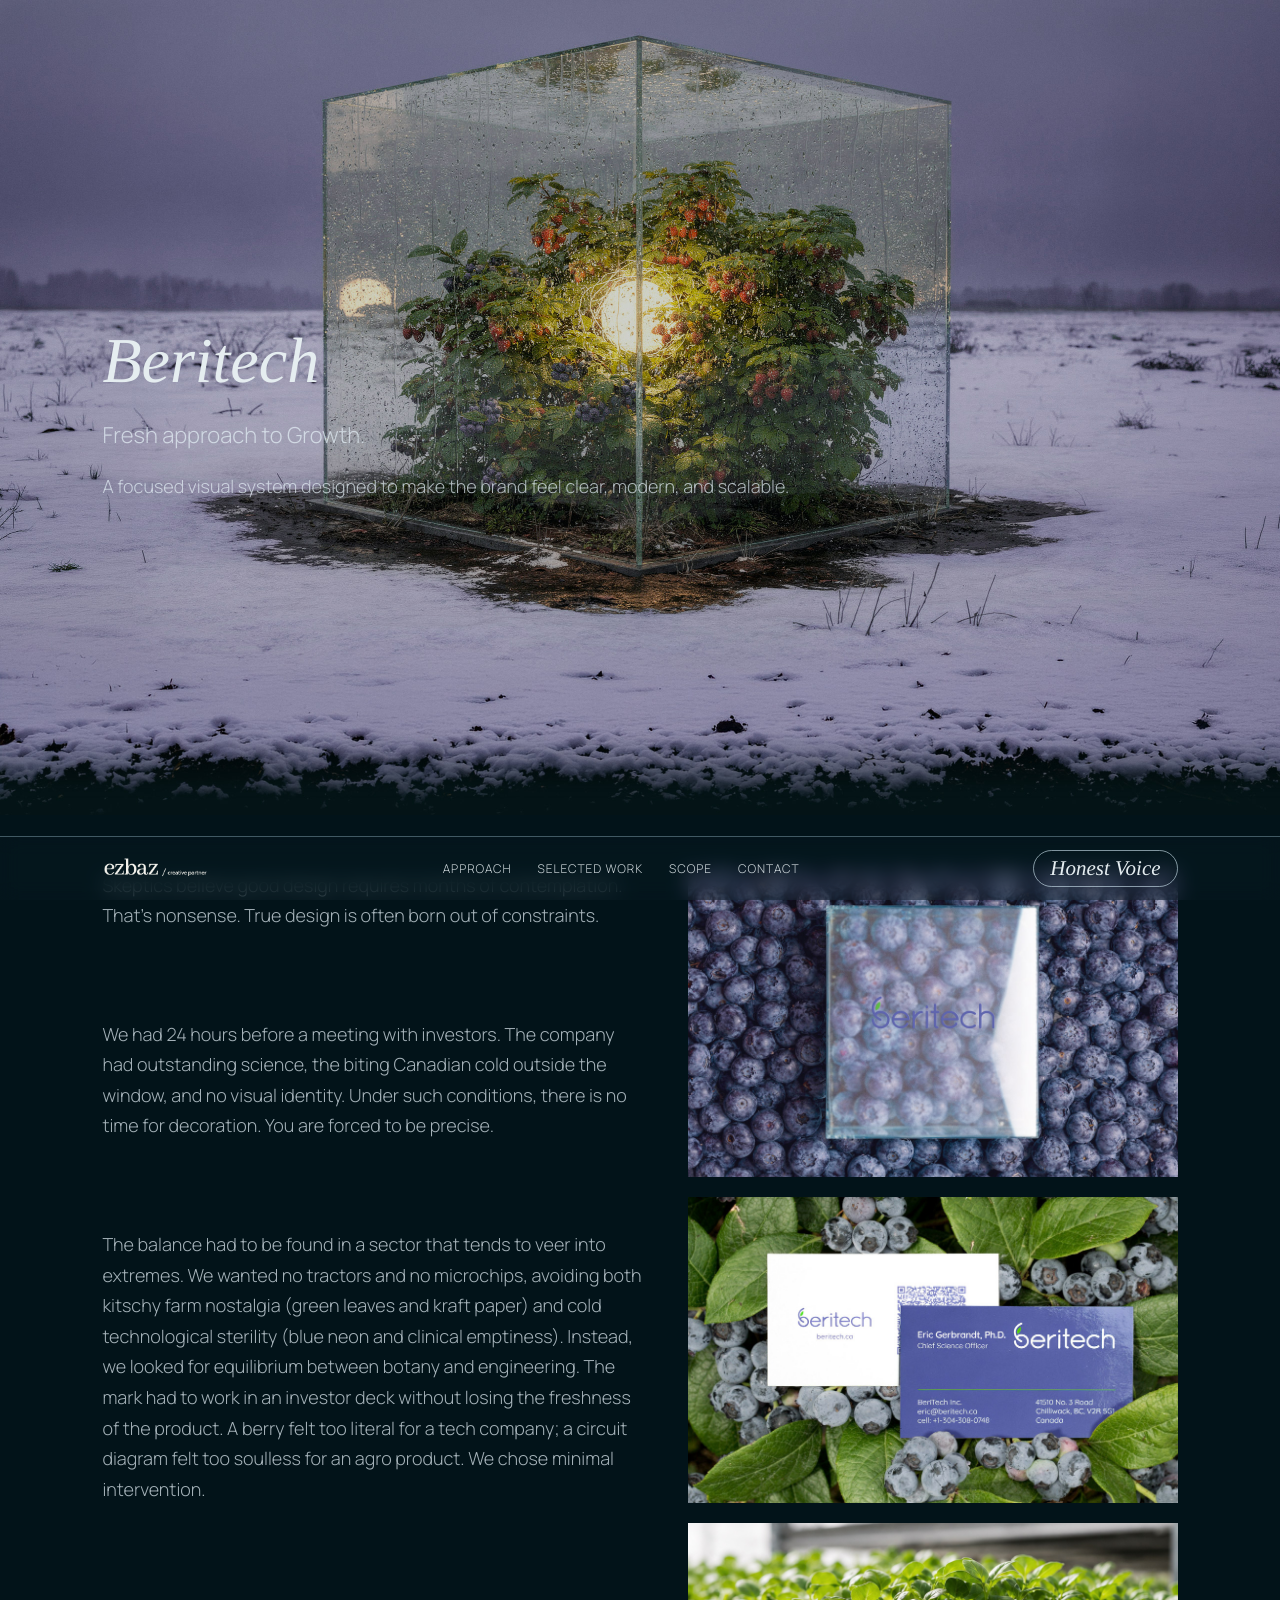
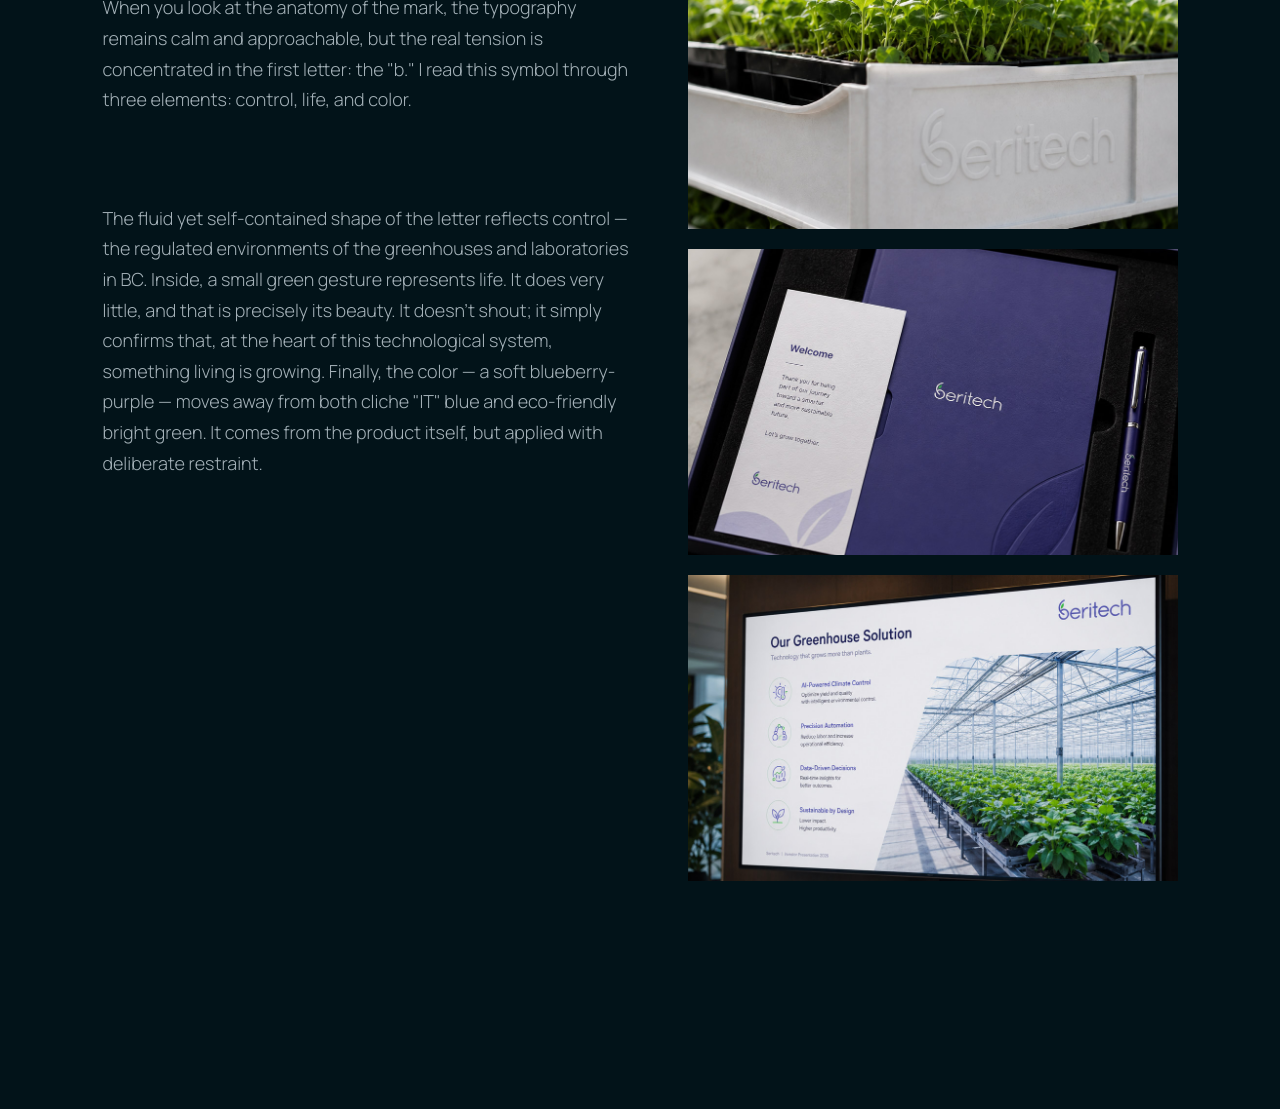
<file: beritech/index.html>
<!DOCTYPE html>
<html lang="en">
  <head>
    <meta charset="UTF-8" />
    <meta name="viewport" content="width=device-width, initial-scale=1.0" />
    <link rel="apple-touch-icon" sizes="180x180" href="/apple-touch-icon.png" />
    <link rel="icon" type="image/png" sizes="32x32" href="/favicon-32x32.png" />
    <link rel="icon" type="image/png" sizes="16x16" href="/favicon-16x16.png" />
    <link rel="icon" href="/favicon.ico" />
    <link rel="manifest" href="/site.webmanifest" />
    <link rel="icon" type="image/png" sizes="192x192" href="/android-chrome-192x192.png" />
    <link rel="icon" type="image/png" sizes="512x512" href="/android-chrome-512x512.png" />
    <title>Beritech — Case Study</title>
    <meta
      name="description"
      content="Beritech case study: a clear visual system and brand structure designed for growth."
    />
    <link rel="preconnect" href="https://fonts.googleapis.com" />
    <link rel="preconnect" href="https://fonts.gstatic.com" crossorigin />
    <link
      href="https://fonts.googleapis.com/css2?family=Manrope:wght@300;400;500&display=swap"
      rel="stylesheet"
    />
    <link rel="stylesheet" href="../styles.css" />
  </head>
  <body class="case-page">
    <main>
      <section class="case-hero case-hero--beritech">
        <div class="case-hero-inner reveal visible">
          <h1>Beritech</h1>
          <p>Fresh approach to Growth.</p>
          <p class="case-hero-note">A focused visual system designed to make the brand feel clear, modern, and scalable.</p>
        </div>
      </section>

      <section class="case-story">
        <div class="case-paragraph editorial-blocks">
          <p>
            Skeptics believe good design requires months of contemplation. That’s nonsense. True
            design is often born out of constraints.
          </p>
          <p>
            We had 24 hours before a meeting with investors. The company had outstanding science,
            the biting Canadian cold outside the window, and no visual identity. Under such
            conditions, there is no time for decoration. You are forced to be precise.
          </p>
          <p>
            The balance had to be found in a sector that tends to veer into extremes. We wanted no
            tractors and no microchips, avoiding both kitschy farm nostalgia (green leaves and
            kraft paper) and cold technological sterility (blue neon and clinical emptiness).
            Instead, we looked for equilibrium between botany and engineering. The mark had to
            work in an investor deck without losing the freshness of the product. A berry felt too
            literal for a tech company; a circuit diagram felt too soulless for an agro product.
            We chose minimal intervention.
          </p>
          <p>
            When you look at the anatomy of the mark, the typography remains calm and approachable,
            but the real tension is concentrated in the first letter: the "b." I read this symbol
            through three elements: control, life, and color.
          </p>
          <p>
            The fluid yet self-contained shape of the letter reflects control — the regulated
            environments of the greenhouses and laboratories in BC. Inside, a small green gesture
            represents life. It does very little, and that is precisely its beauty. It doesn’t
            shout; it simply confirms that, at the heart of this technological system, something
            living is growing. Finally, the color — a soft blueberry-purple — moves away from both
            cliche "IT" blue and eco-friendly bright green. It comes from the product itself, but
            applied with deliberate restraint.
          </p>
        </div>
        <div class="case-gallery-3" aria-label="Beritech visuals">
          <figure>
            <img src="beritech_BC21024.jpg" alt="Beritech greenhouse and branding visual" loading="lazy" />
          </figure>
          <figure>
            <img src="beritech_BC1024.jpg" alt="Beritech product cube visual" loading="lazy" />
          </figure>
          <figure>
            <img src="bt_04.jpg" alt="Beritech brand application visual" loading="lazy" />
          </figure>
          <figure>
            <img src="bt_05.jpg" alt="Beritech packaging and identity visual" loading="lazy" />
          </figure>
          <figure>
            <img src="bt_06.jpg" alt="Beritech visual identity extension" loading="lazy" />
          </figure>
        </div>
      </section>
    </main>

    <div class="bottom-dock" aria-label="Primary navigation">
      <a href="../" class="dock-brand" aria-label="ezbaz / creative partner">
        <img src="../ezbaz_logo.png" alt="ezbaz logo" class="dock-logo" />
      </a>
      <nav class="dock-nav">
        <a href="../#story">Approach</a>
        <a href="../#work">Selected Work</a>
        <a href="../#scope">Scope</a>
        <a href="../#contact">Contact</a>
      </nav>
      <span class="dock-chip">Honest Voice</span>
    </div>
  </body>
</html>
</file>
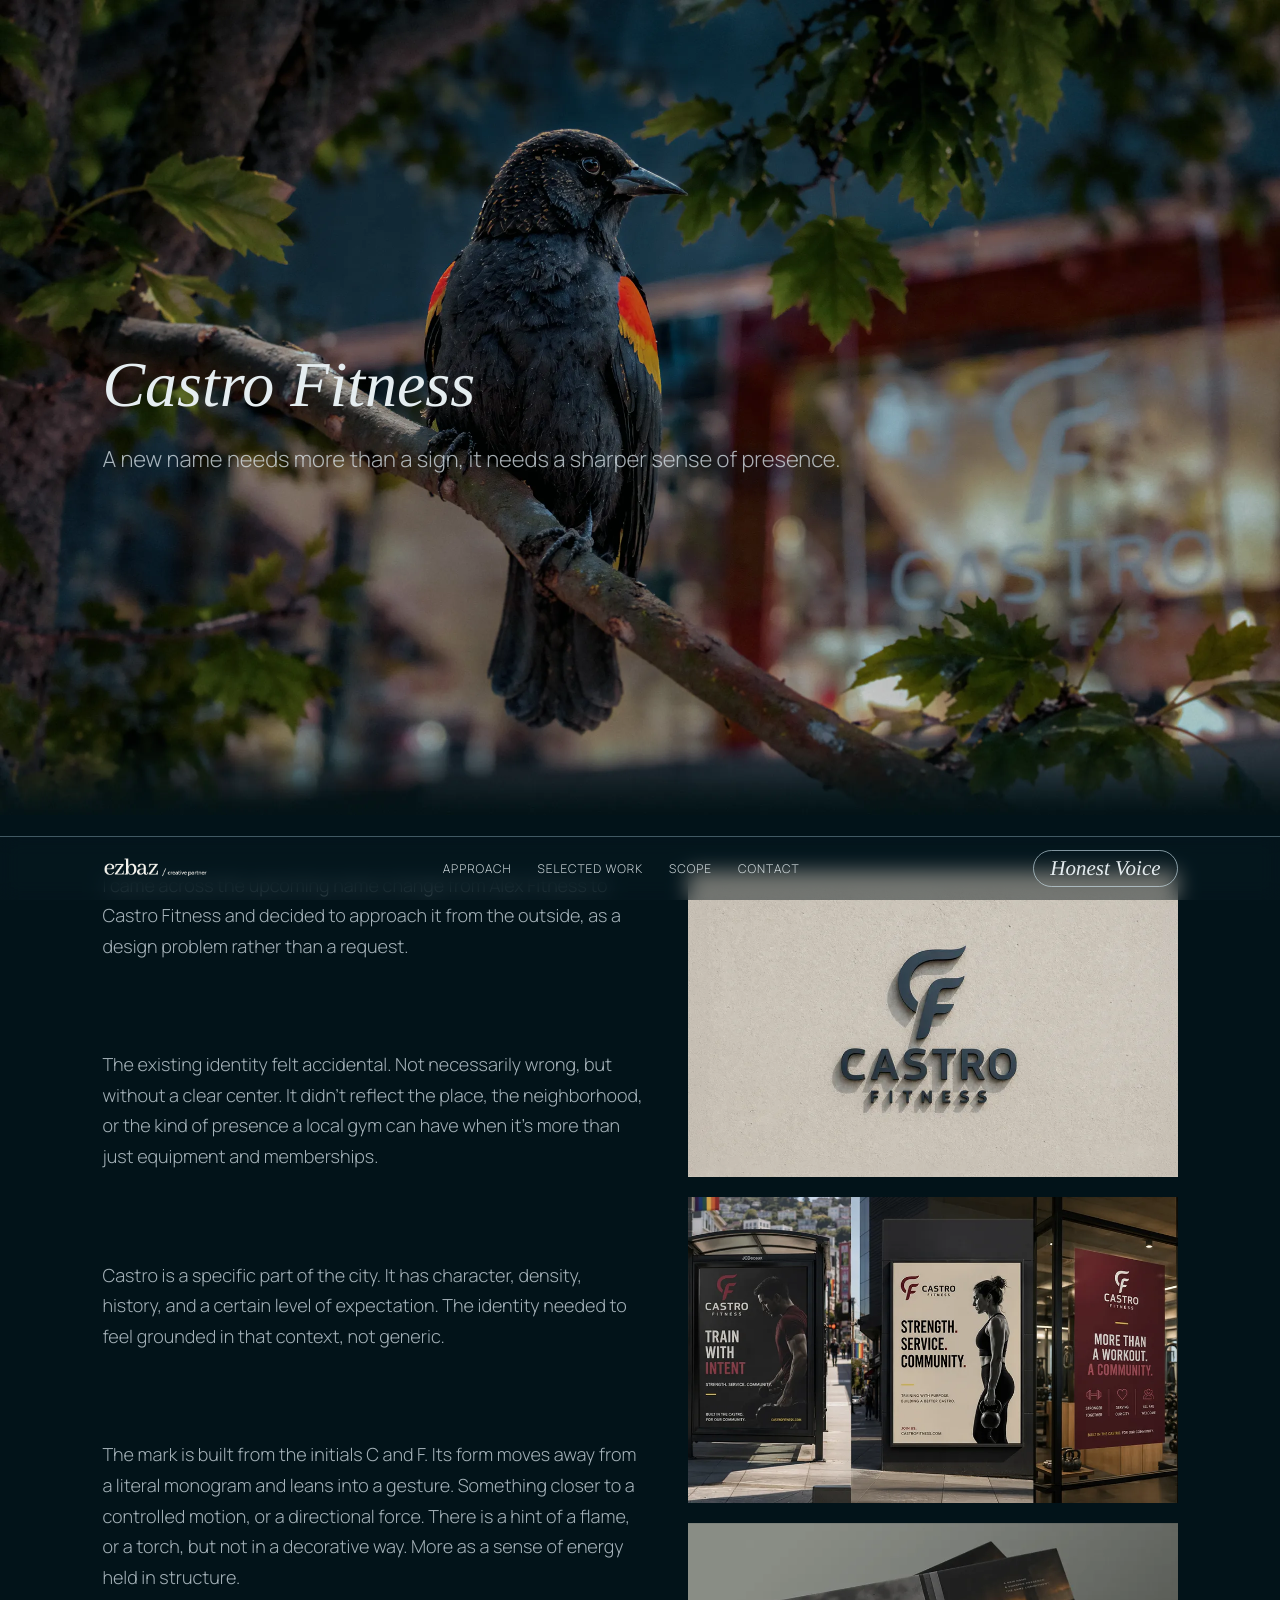
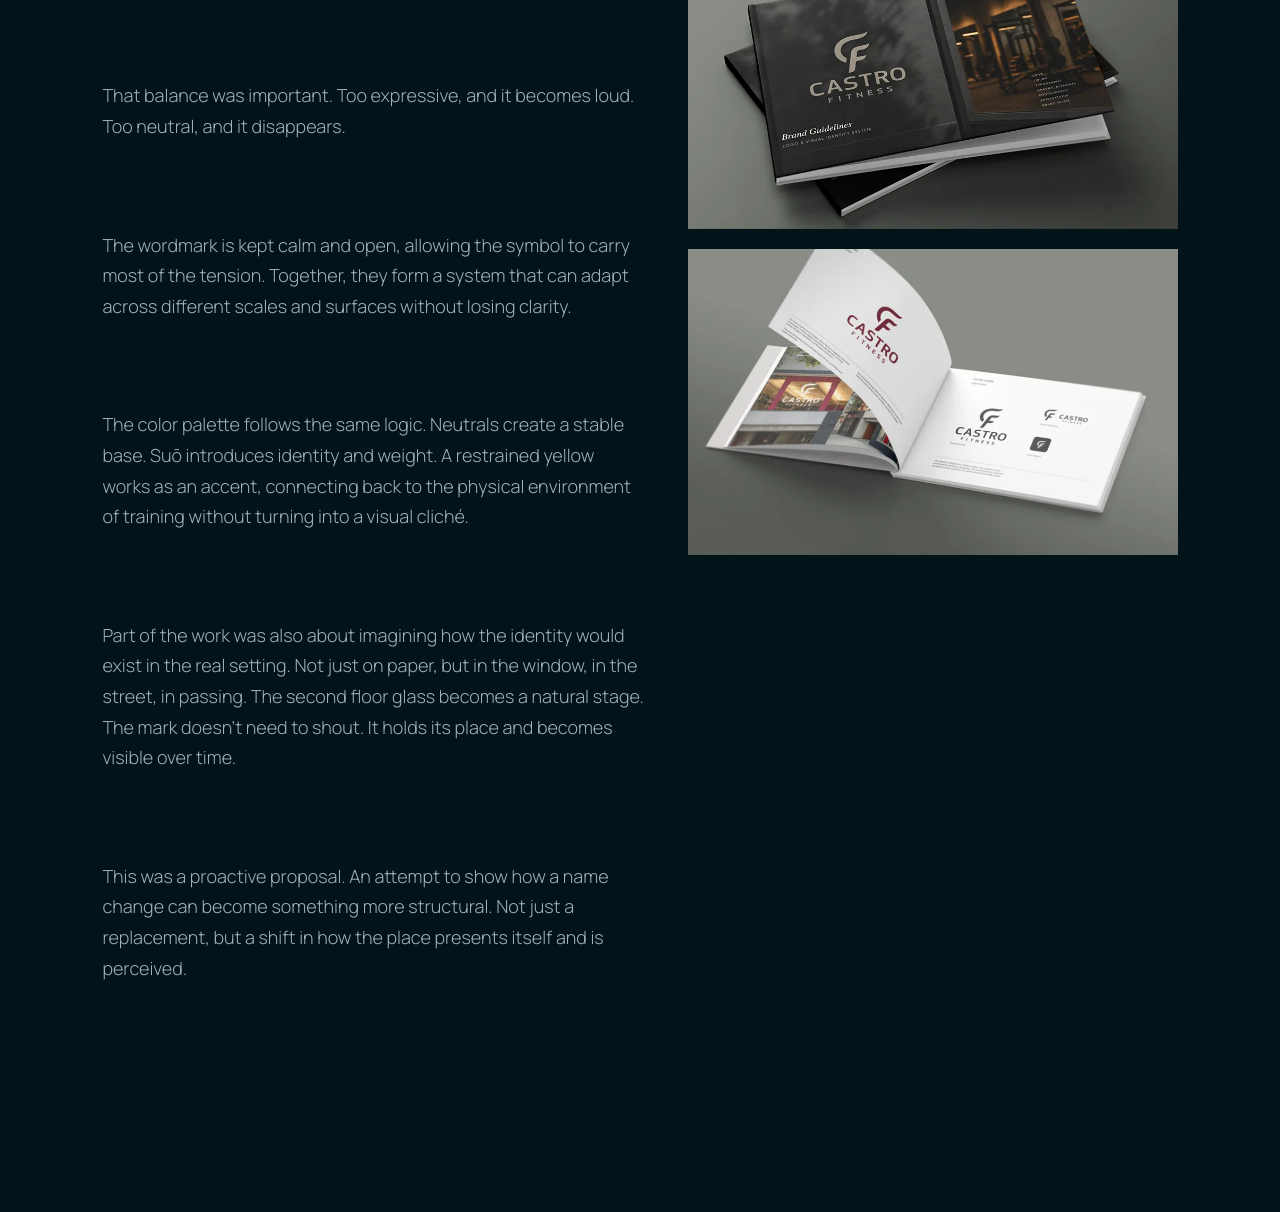
<file: castrofitness/index.html>
<!DOCTYPE html>
<html lang="en">
  <head>
    <meta charset="UTF-8" />
    <meta name="viewport" content="width=device-width, initial-scale=1.0" />
    <link rel="apple-touch-icon" sizes="180x180" href="/apple-touch-icon.png" />
    <link rel="icon" type="image/png" sizes="32x32" href="/favicon-32x32.png" />
    <link rel="icon" type="image/png" sizes="16x16" href="/favicon-16x16.png" />
    <link rel="icon" href="/favicon.ico" />
    <link rel="manifest" href="/site.webmanifest" />
    <link rel="icon" type="image/png" sizes="192x192" href="/android-chrome-192x192.png" />
    <link rel="icon" type="image/png" sizes="512x512" href="/android-chrome-512x512.png" />
    <title>Castro Fitness — Case Study</title>
    <meta
      name="description"
      content="Castro Fitness case study: a new branding language designed to perform across digital and physical touchpoints."
    />
    <link rel="preconnect" href="https://fonts.googleapis.com" />
    <link rel="preconnect" href="https://fonts.gstatic.com" crossorigin />
    <link
      href="https://fonts.googleapis.com/css2?family=Manrope:wght@300;400;500&display=swap"
      rel="stylesheet"
    />
    <link rel="stylesheet" href="../styles.css" />
  </head>
  <body class="case-page">
    <main>
      <section class="case-hero case-hero--castrofitness" style="background-image: url('castrofitnesshero.webp');">
        <div class="case-hero-inner reveal visible">
          <h1>Castro Fitness</h1>
          <p>A new name needs more than a sign, it needs a sharper sense of presence.</p>
        </div>
      </section>

      <section class="case-story">
        <div class="case-paragraph editorial-blocks">
          <p>
            I came across the upcoming name change from Alex Fitness to Castro Fitness and decided
            to approach it from the outside, as a design problem rather than a request.
          </p>
          <p>
            The existing identity felt accidental. Not necessarily wrong, but without a clear
            center. It didn’t reflect the place, the neighborhood, or the kind of presence a local
            gym can have when it’s more than just equipment and memberships.
          </p>
          <p>
            Castro is a specific part of the city. It has character, density, history, and a
            certain level of expectation. The identity needed to feel grounded in that context, not
            generic.
          </p>
          <p>
            The mark is built from the initials C and F. Its form moves away from a literal
            monogram and leans into a gesture. Something closer to a controlled motion, or a
            directional force. There is a hint of a flame, or a torch, but not in a decorative way.
            More as a sense of energy held in structure.
          </p>
          <p>
            That balance was important. Too expressive, and it becomes loud. Too neutral, and it
            disappears.
          </p>
          <p>
            The wordmark is kept calm and open, allowing the symbol to carry most of the tension.
            Together, they form a system that can adapt across different scales and surfaces without
            losing clarity.
          </p>
          <p>
            The color palette follows the same logic. Neutrals create a stable base. Suō introduces
            identity and weight. A restrained yellow works as an accent, connecting back to the
            physical environment of training without turning into a visual cliché.
          </p>
          <p>
            Part of the work was also about imagining how the identity would exist in the real
            setting. Not just on paper, but in the window, in the street, in passing. The second
            floor glass becomes a natural stage. The mark doesn’t need to shout. It holds its place
            and becomes visible over time.
          </p>
          <p>
            This was a proactive proposal. An attempt to show how a name change can become something
            more structural. Not just a replacement, but a shift in how the place presents itself
            and is perceived.
          </p>
        </div>
        <div class="case-gallery-3" aria-label="Castro Fitness case illustrations">
          <figure>
            <img src="p1.webp" alt="Castro Fitness case illustration 1" loading="lazy" />
          </figure>
          <figure>
            <img src="p3.webp" alt="Castro Fitness case illustration 3" loading="lazy" />
          </figure>
          <figure>
            <img src="p4.webp" alt="Castro Fitness case illustration 4" loading="lazy" />
          </figure>
          <figure>
            <img src="p5.webp" alt="Castro Fitness case illustration 5" loading="lazy" />
          </figure>
        </div>
      </section>
    </main>

    <div class="bottom-dock" aria-label="Primary navigation">
      <a href="../" class="dock-brand" aria-label="ezbaz / creative partner">
        <img src="../ezbaz_logo.png" alt="ezbaz logo" class="dock-logo" />
      </a>
      <nav class="dock-nav">
        <a href="../#story">Approach</a>
        <a href="../#work">Selected Work</a>
        <a href="../#scope">Scope</a>
        <a href="../#contact">Contact</a>
      </nav>
      <span class="dock-chip">Honest Voice</span>
    </div>
  </body>
</html>
</file>
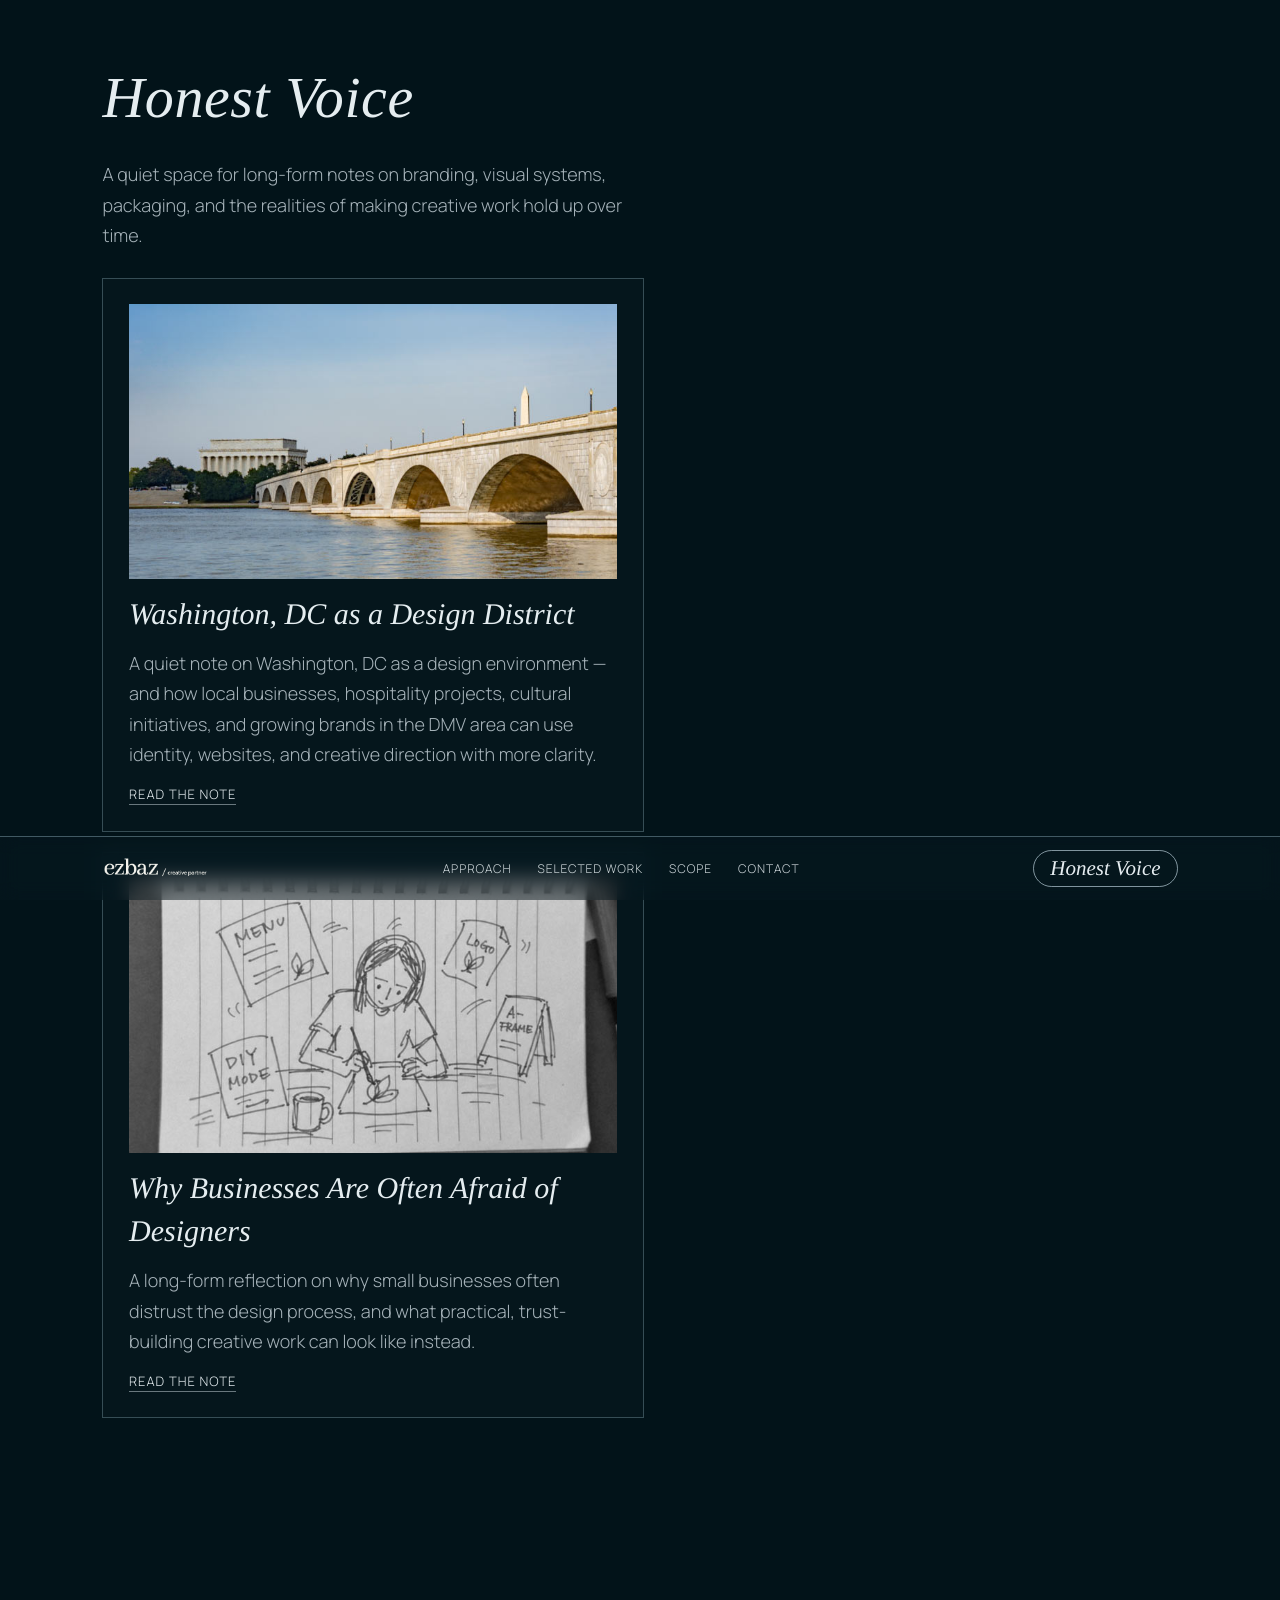
<file: honestvoice/index.html>
<!DOCTYPE html>
<html lang="en">
  <head>
    <meta charset="UTF-8" />
    <meta name="viewport" content="width=device-width, initial-scale=1.0" />
    <link rel="apple-touch-icon" sizes="180x180" href="/apple-touch-icon.png" />
    <link rel="icon" type="image/png" sizes="32x32" href="/favicon-32x32.png" />
    <link rel="icon" type="image/png" sizes="16x16" href="/favicon-16x16.png" />
    <link rel="icon" href="/favicon.ico" />
    <link rel="manifest" href="/site.webmanifest" />
    <link rel="icon" type="image/png" sizes="192x192" href="/android-chrome-192x192.png" />
    <link rel="icon" type="image/png" sizes="512x512" href="/android-chrome-512x512.png" />
    <title>Honest Voice — Blog Landing</title>
    <meta
      name="description"
      content="Honest Voice is the landing page for upcoming blog posts on identity, visual systems, and creative direction."
    />
    <link rel="preconnect" href="https://fonts.googleapis.com" />
    <link rel="preconnect" href="https://fonts.gstatic.com" crossorigin />
    <link
      href="https://fonts.googleapis.com/css2?family=Manrope:wght@300;400;500&display=swap"
      rel="stylesheet"
    />
    <link rel="stylesheet" href="../styles.css" />
  </head>
  <body class="case-page honestvoice-page">
    <main>
      <section class="case-story">
        <div class="case-paragraph editorial-blocks">
          <h1>Honest Voice</h1>
          <p>
            A quiet space for long-form notes on branding, visual systems, packaging, and the
            realities of making creative work hold up over time.
          </p>
          <section class="publications-list" aria-label="Honest Voice publications">
            <article class="publication-card">
              <img src="dc2025.jpg" alt="Washington city street scene at dusk" />
              <h2>Washington, DC as a Design District</h2>
              <p>
                A quiet note on Washington, DC as a design environment — and how local businesses,
                hospitality projects, cultural initiatives, and growing brands in the DMV area can use
                identity, websites, and creative direction with more clarity.
              </p>
              <a href="/washington-dc-as-a-design-district/">Read the note</a>
            </article>

            <article class="publication-card">
              <img src="why.jpg" alt="Notebook and coffee on a work desk" />
              <h2>Why Businesses Are Often Afraid of Designers</h2>
              <p>
                A long-form reflection on why small businesses often distrust the design process,
                and what practical, trust-building creative work can look like instead.
              </p>
              <a href="testfirstpost/">Read the note</a>
            </article>
          </section>
        </div>
      </section>
    </main>

    <div class="bottom-dock" aria-label="Primary navigation">
      <a href="../" class="dock-brand" aria-label="ezbaz / creative partner">
        <img src="../ezbaz_logo.png" alt="ezbaz logo" class="dock-logo" />
      </a>
      <nav class="dock-nav">
        <a href="../#story">Approach</a>
        <a href="../#work">Selected Work</a>
        <a href="../#scope">Scope</a>
        <a href="../#contact">Contact</a>
      </nav>
      <span class="dock-chip">Honest Voice</span>
    </div>
  </body>
</html>
</file>
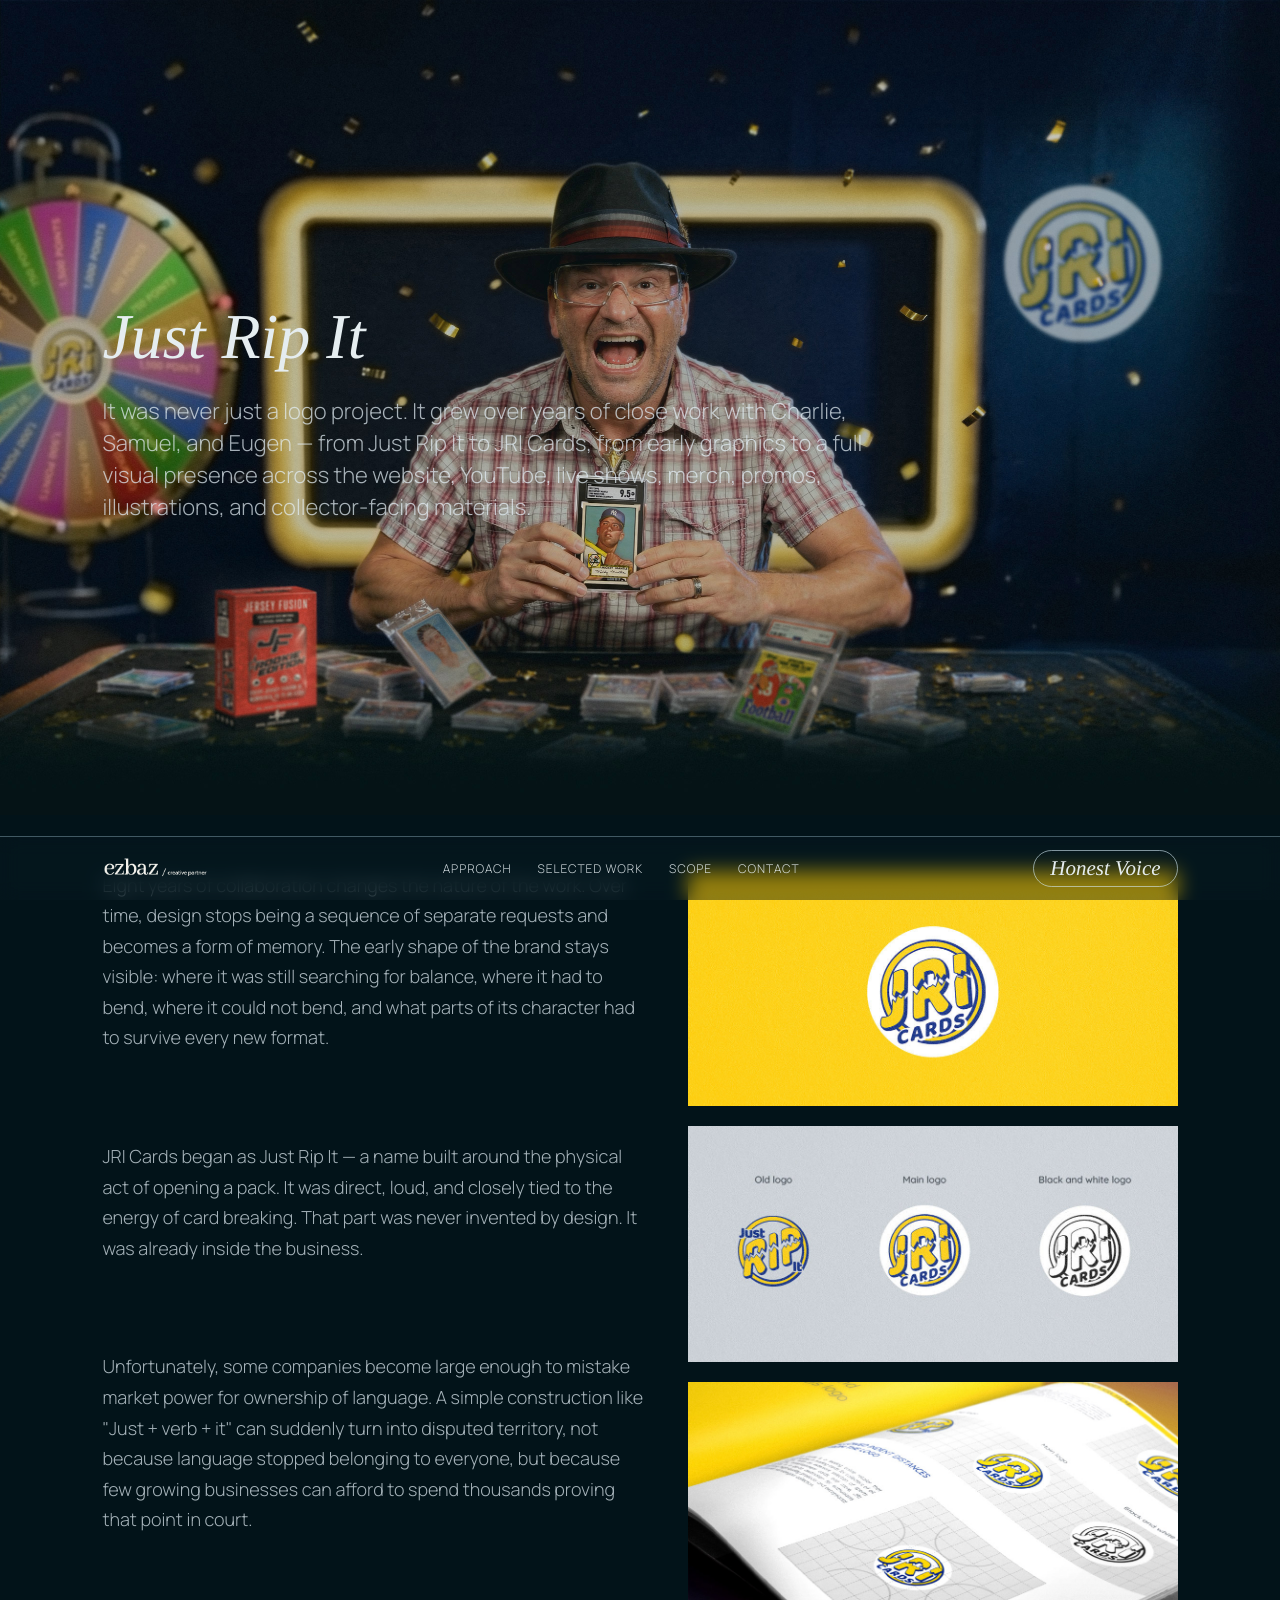
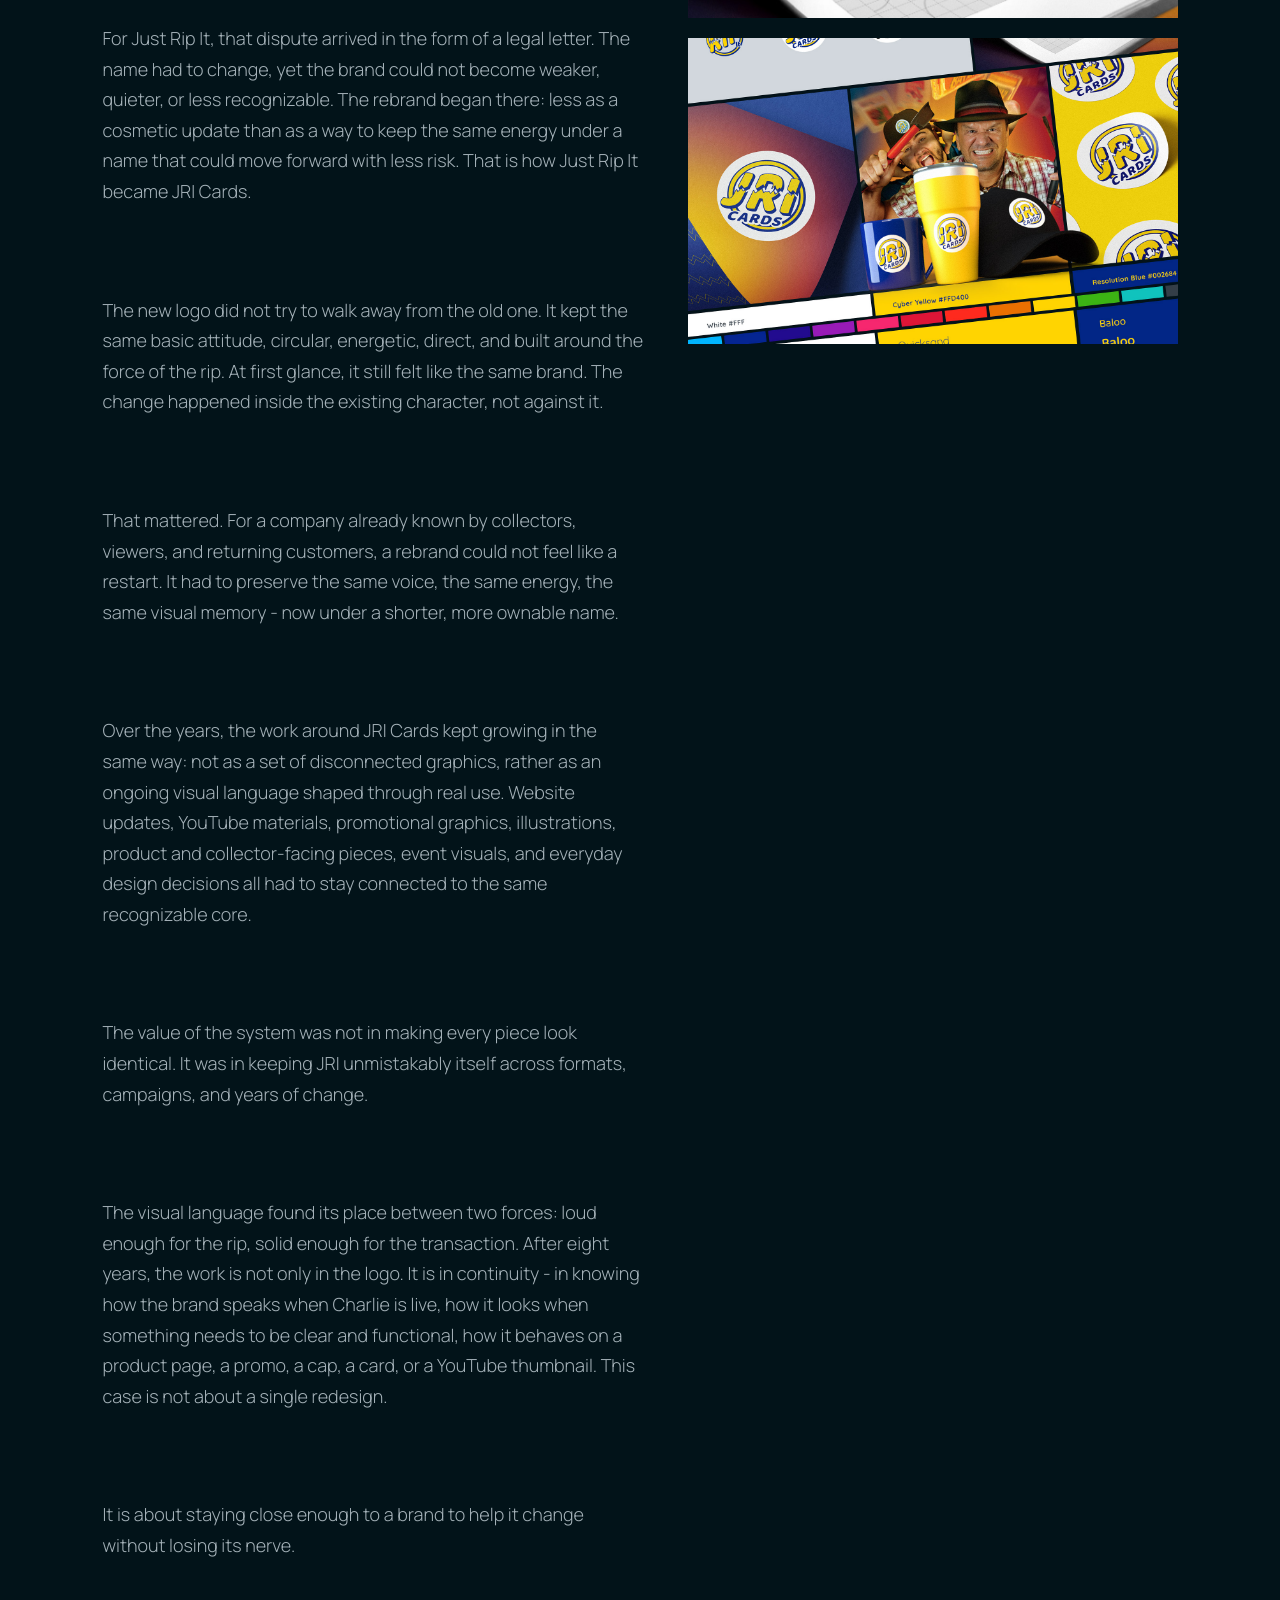
<file: jricards/index.html>
<!DOCTYPE html>
<html lang="en">
  <head>
    <meta charset="UTF-8" />
    <meta name="viewport" content="width=device-width, initial-scale=1.0" />
    <link rel="apple-touch-icon" sizes="180x180" href="/apple-touch-icon.png" />
    <link rel="icon" type="image/png" sizes="32x32" href="/favicon-32x32.png" />
    <link rel="icon" type="image/png" sizes="16x16" href="/favicon-16x16.png" />
    <link rel="icon" href="/favicon.ico" />
    <link rel="manifest" href="/site.webmanifest" />
    <link rel="icon" type="image/png" sizes="192x192" href="/android-chrome-192x192.png" />
    <link rel="icon" type="image/png" sizes="512x512" href="/android-chrome-512x512.png" />
    <title>JRI Cards — Case Study</title>
    <meta
      name="description"
      content="JRI Cards case study: a scalable visual system built for growth across product lines and channels."
    />
    <link rel="preconnect" href="https://fonts.googleapis.com" />
    <link rel="preconnect" href="https://fonts.gstatic.com" crossorigin />
    <link
      href="https://fonts.googleapis.com/css2?family=Manrope:wght@300;400;500&display=swap"
      rel="stylesheet"
    />
    <link rel="stylesheet" href="../styles.css" />
  </head>
  <body class="case-page">
    <main>
      <section class="case-hero case-hero--jricards">
        <div class="case-hero-inner reveal visible">
          <h1>Just Rip It</h1>
          <p>
            It was never just a logo project. It grew over years of close work with Charlie,
            Samuel, and Eugen — from Just Rip It to JRI Cards, from early graphics to a full
            visual presence across the website, YouTube, live shows, merch, promos, illustrations,
            and collector-facing materials.
          </p>
        </div>
      </section>

      <section class="case-story">
        <div class="case-paragraph editorial-blocks">
          <p>
            Eight years of collaboration changes the nature of the work. Over time, design stops
            being a sequence of separate requests and becomes a form of memory. The early shape of
            the brand stays visible: where it was still searching for balance, where it had to
            bend, where it could not bend, and what parts of its character had to survive every new
            format.
          </p>
          <p>
            JRI Cards began as Just Rip It — a name built around the physical act of opening a
            pack. It was direct, loud, and closely tied to the energy of card breaking. That part
            was never invented by design. It was already inside the business.
          </p>
          <p>
            Unfortunately, some companies become large enough to mistake market power for ownership
            of language. A simple construction like "Just + verb + it" can suddenly turn into
            disputed territory, not because language stopped belonging to everyone, but because few
            growing businesses can afford to spend thousands proving that point in court.
          </p>
          <p>
            For Just Rip It, that dispute arrived in the form of a legal letter. The name had to
            change, yet the brand could not become weaker, quieter, or less recognizable. The
            rebrand began there: less as a cosmetic update than as a way to keep the same energy
            under a name that could move forward with less risk. That is how Just Rip It became JRI
            Cards.
          </p>
          <p>
            The new logo did not try to walk away from the old one. It kept the same basic
            attitude, circular, energetic, direct, and built around the force of the rip. At first
            glance, it still felt like the same brand. The change happened inside the existing
            character, not against it.
          </p>
          <p>
            That mattered. For a company already known by collectors, viewers, and returning
            customers, a rebrand could not feel like a restart. It had to preserve the same voice,
            the same energy, the same visual memory - now under a shorter, more ownable name.
          </p>
          <p>
            Over the years, the work around JRI Cards kept growing in the same way: not as a set of
            disconnected graphics, rather as an ongoing visual language shaped through real use.
            Website updates, YouTube materials, promotional graphics, illustrations, product and
            collector-facing pieces, event visuals, and everyday design decisions all had to stay
            connected to the same recognizable core.
          </p>
          <p>
            The value of the system was not in making every piece look identical. It was in keeping
            JRI unmistakably itself across formats, campaigns, and years of change.
          </p>
          <p>
            The visual language found its place between two forces: loud enough for the rip, solid
            enough for the transaction. After eight years, the work is not only in the logo. It is
            in continuity - in knowing how the brand speaks when Charlie is live, how it looks when
            something needs to be clear and functional, how it behaves on a product page, a promo,
            a cap, a card, or a YouTube thumbnail. This case is not about a single redesign.
          </p>
          <p>
            It is about staying close enough to a brand to help it change without losing its nerve.
          </p>
        </div>

        <div class="case-gallery-3">
          <figure>
            <img class="case-image-full" src="jricardslogo2022_01.jpg" alt="JRI Cards logo variation 01" />
          </figure>
          <figure>
            <img class="case-image-full" src="jricardslogo2022_02.jpg" alt="JRI Cards logo variation 02" />
          </figure>
          <figure>
            <img class="case-image-full" src="jricardslogo2022_03.jpg" alt="JRI Cards logo variation 03" />
          </figure>
          <figure>
            <img src="../jricards-bpsc.jpg" alt="JRI Cards branding materials" />
          </figure>
        </div>
      </section>
    </main>

    <div class="bottom-dock" aria-label="Primary navigation">
      <a href="../" class="dock-brand" aria-label="ezbaz / creative partner">
        <img src="../ezbaz_logo.png" alt="ezbaz logo" class="dock-logo" />
      </a>
      <nav class="dock-nav">
        <a href="../#story">Approach</a>
        <a href="../#work">Selected Work</a>
        <a href="../#scope">Scope</a>
        <a href="../#contact">Contact</a>
      </nav>
      <span class="dock-chip">Honest Voice</span>
    </div>
  </body>
</html>
</file>
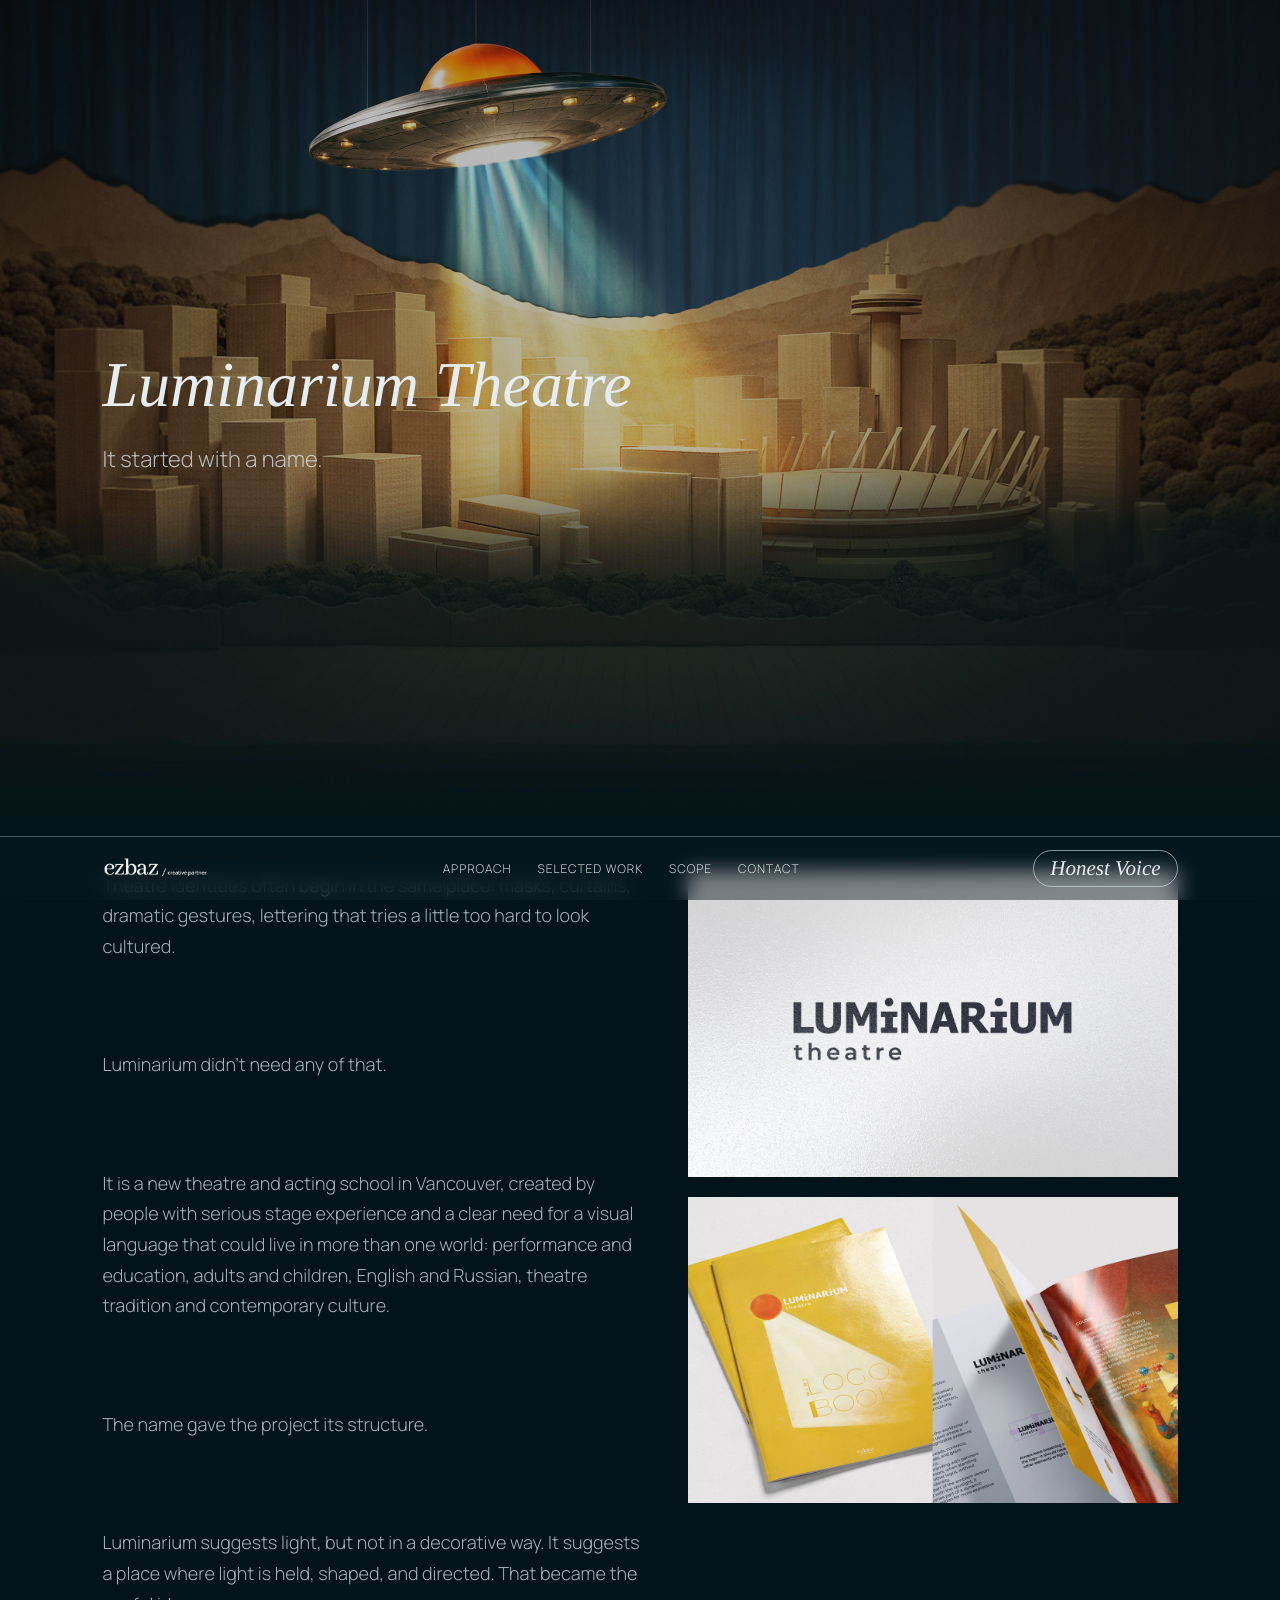
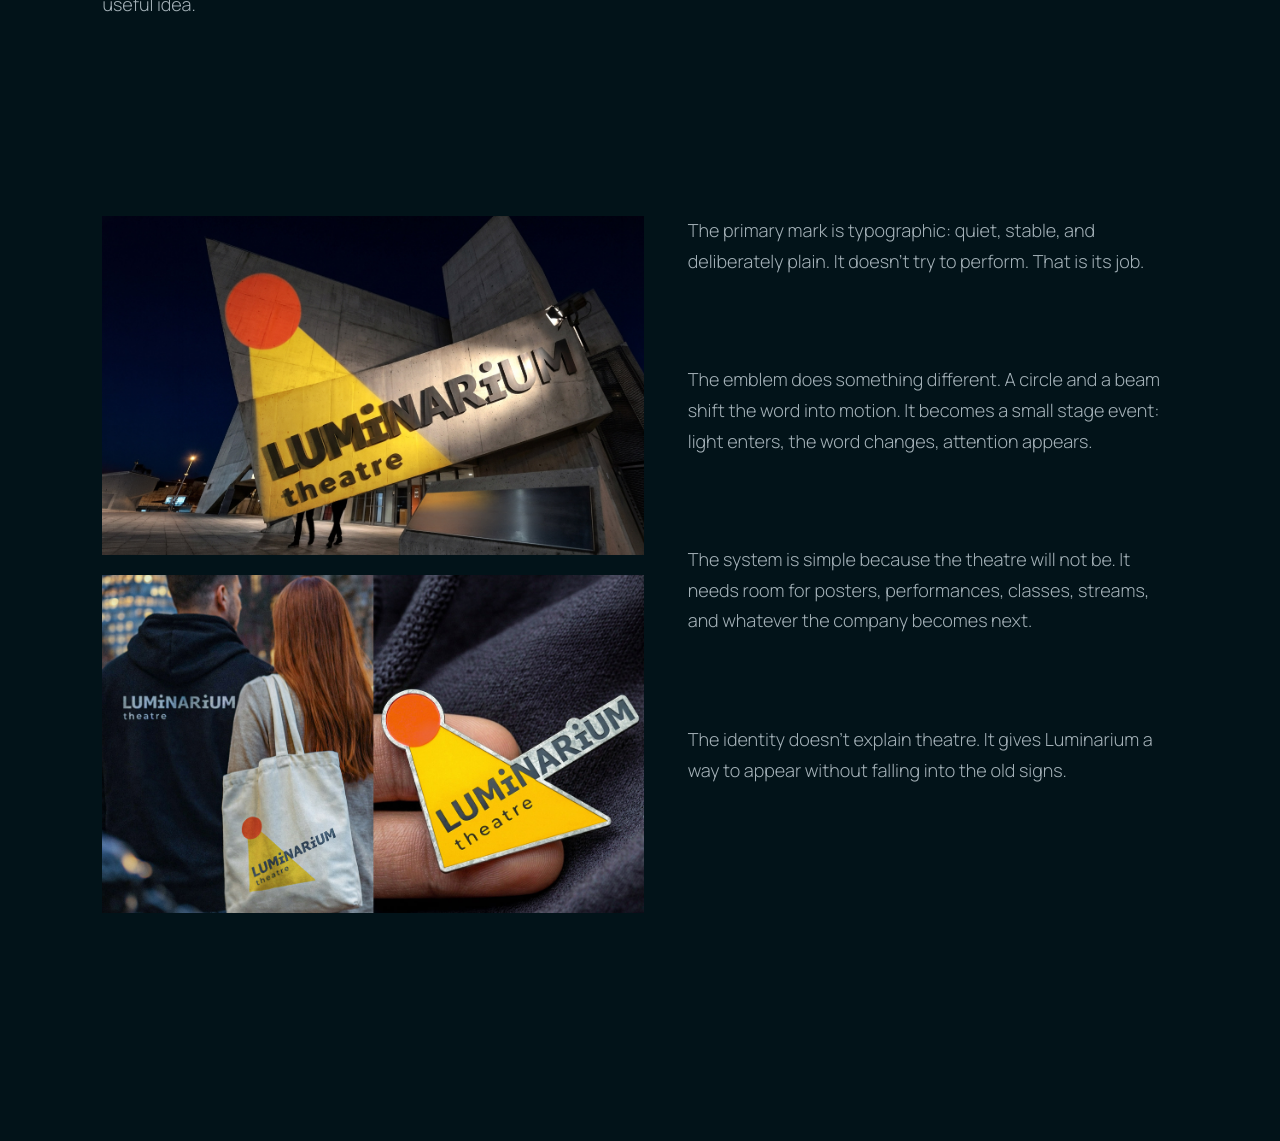
<file: luminarium/index.html>
<!DOCTYPE html>
<html lang="en">
  <head>
    <meta charset="UTF-8" />
    <meta name="viewport" content="width=device-width, initial-scale=1.0" />
    <link rel="apple-touch-icon" sizes="180x180" href="/apple-touch-icon.png" />
    <link rel="icon" type="image/png" sizes="32x32" href="/favicon-32x32.png" />
    <link rel="icon" type="image/png" sizes="16x16" href="/favicon-16x16.png" />
    <link rel="icon" href="/favicon.ico" />
    <link rel="manifest" href="/site.webmanifest" />
    <link rel="icon" type="image/png" sizes="192x192" href="/android-chrome-192x192.png" />
    <link rel="icon" type="image/png" sizes="512x512" href="/android-chrome-512x512.png" />
    <title>Luminarium Theatre — Case Study</title>
    <meta
      name="description"
      content="Luminarium Theatre case study: a naming-led identity and visual system built from the first strategic decision."
    />
    <link rel="preconnect" href="https://fonts.googleapis.com" />
    <link rel="preconnect" href="https://fonts.gstatic.com" crossorigin />
    <link
      href="https://fonts.googleapis.com/css2?family=Manrope:wght@300;400;500&display=swap"
      rel="stylesheet"
    />
    <link rel="stylesheet" href="../styles.css" />
  </head>
  <body class="case-page">
    <main>
      <section class="case-hero">
        <div class="case-hero-inner reveal visible">
          <h1>Luminarium Theatre</h1>
          <p>It started with a name.</p>
        </div>
      </section>

      <section class="case-story">
        <div class="case-paragraph editorial-blocks">
          <p>
            Theatre identities often begin in the same place: masks, curtains, dramatic gestures,
            lettering that tries a little too hard to look cultured.
          </p>

          <p>
            Luminarium didn’t need any of that.
          </p>

          <p>
            It is a new theatre and acting school in Vancouver, created by people with serious stage
            experience and a clear need for a visual language that could live in more than one
            world: performance and education, adults and children, English and Russian, theatre
            tradition and contemporary culture.
          </p>

          <p>
            The name gave the project its structure.
          </p>

          <p>
            Luminarium suggests light, but not in a decorative way. It suggests a place where light
            is held, shaped, and directed. That became the useful idea.
          </p>

        </div>

        <div class="case-gallery-3">
          <figure>
            <img src="luminarium_theatre_logo.jpg" alt="Luminarium theatre logo" />
          </figure>
          <figure>
            <img src="luminariumminilogobook.jpg" alt="Luminarium mini logo book" />
          </figure>
        </div>
      </section>

      <section class="case-story case-story--reverse">
        <div class="case-gallery-3">
          <figure>
            <img src="../entrance.jpg" alt="Luminarium logo book and identity presentation" />
          </figure>
          <figure>
            <img src="luminarium_merch.jpg" alt="Luminarium merchandise mockup" />
          </figure>
        </div>

        <div class="case-paragraph editorial-blocks">
          <p>
            The primary mark is typographic: quiet, stable, and deliberately plain. It doesn’t try
            to perform. That is its job.
          </p>

          <p>
            The emblem does something different. A circle and a beam shift the word into motion. It
            becomes a small stage event: light enters, the word changes, attention appears.
          </p>

          <p>
            The system is simple because the theatre will not be.
            It needs room for posters, performances, classes, streams, and whatever the company
            becomes next.
          </p>

          <p>
            The identity doesn’t explain theatre.
            It gives Luminarium a way to appear without falling into the old signs.
          </p>
        </div>
      </section>
    </main>

    <div class="bottom-dock" aria-label="Primary navigation">
      <a href="../" class="dock-brand" aria-label="ezbaz / creative partner">
        <img src="../ezbaz_logo.png" alt="ezbaz logo" class="dock-logo" />
      </a>
      <nav class="dock-nav">
        <a href="../#story">Approach</a>
        <a href="../#work">Selected Work</a>
        <a href="../#scope">Scope</a>
        <a href="../#contact">Contact</a>
      </nav>
      <span class="dock-chip">Honest Voice</span>
    </div>
  </body>
</html>
</file>
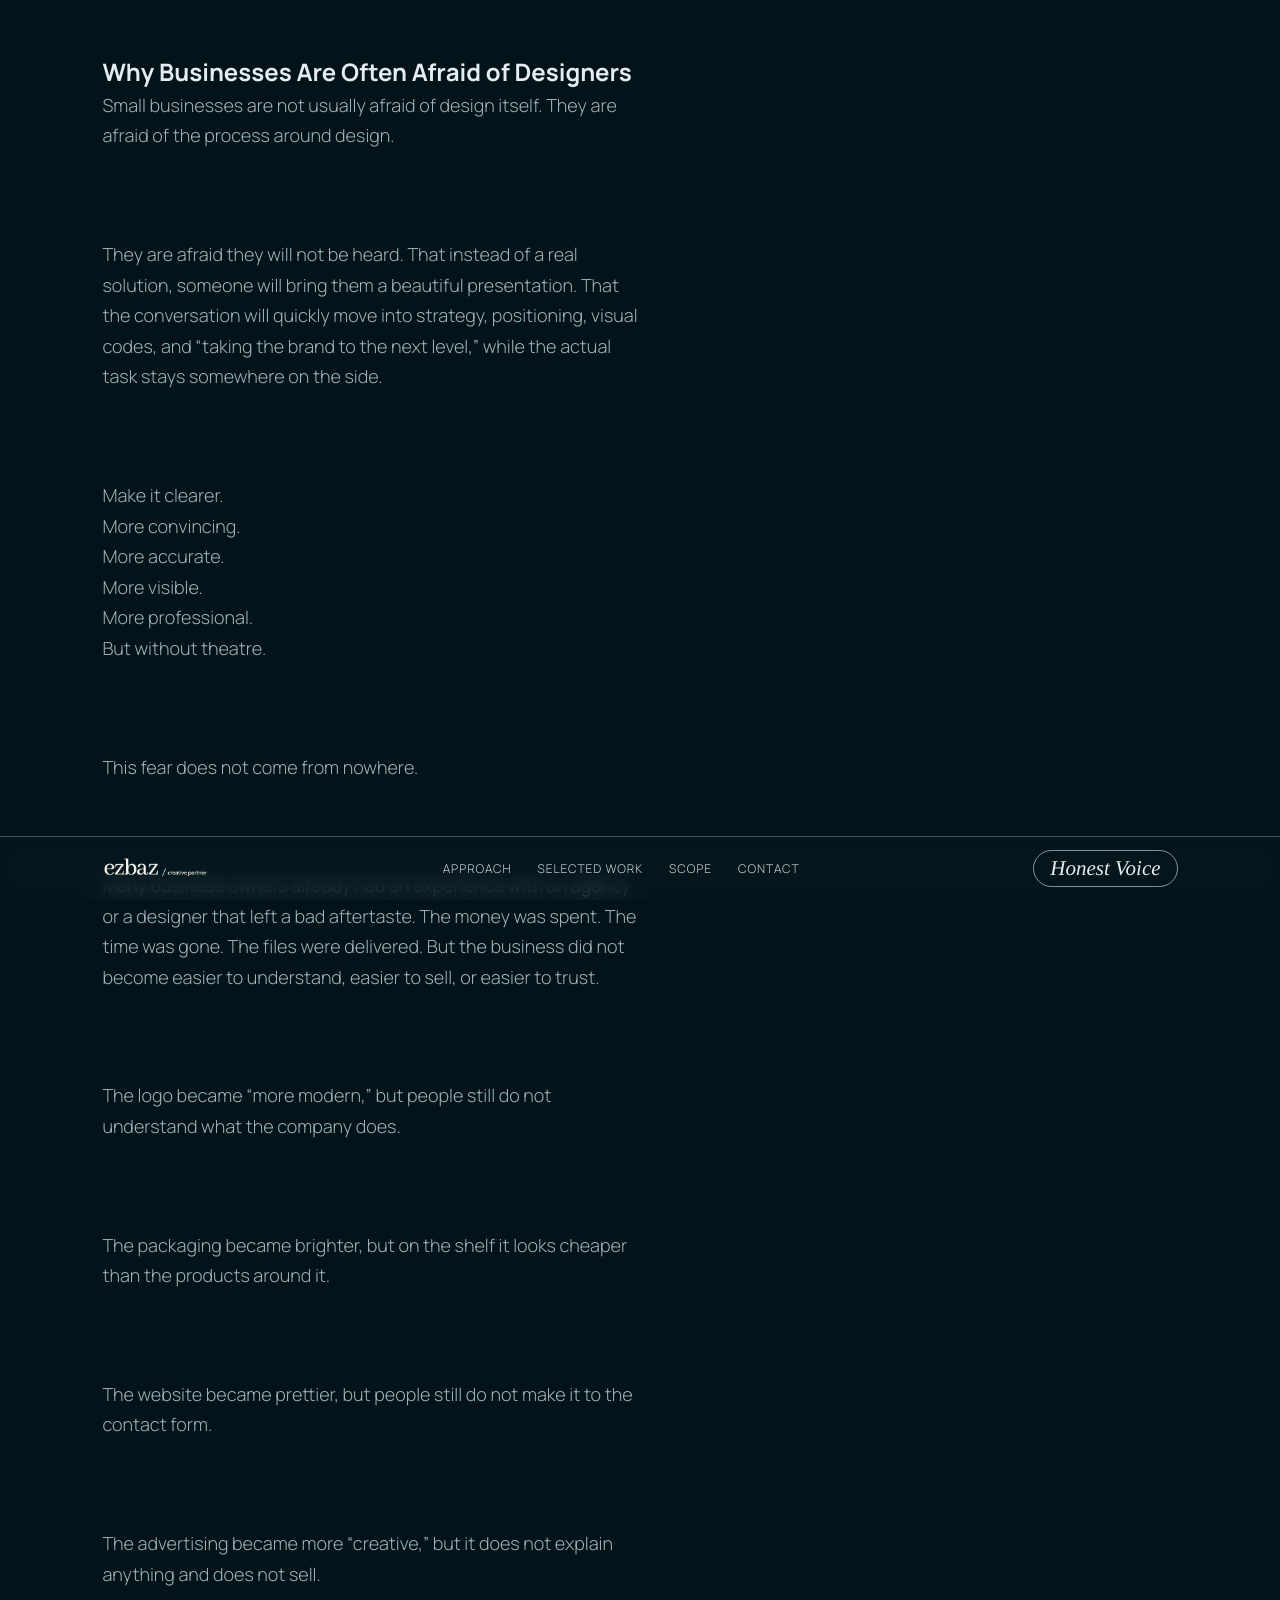
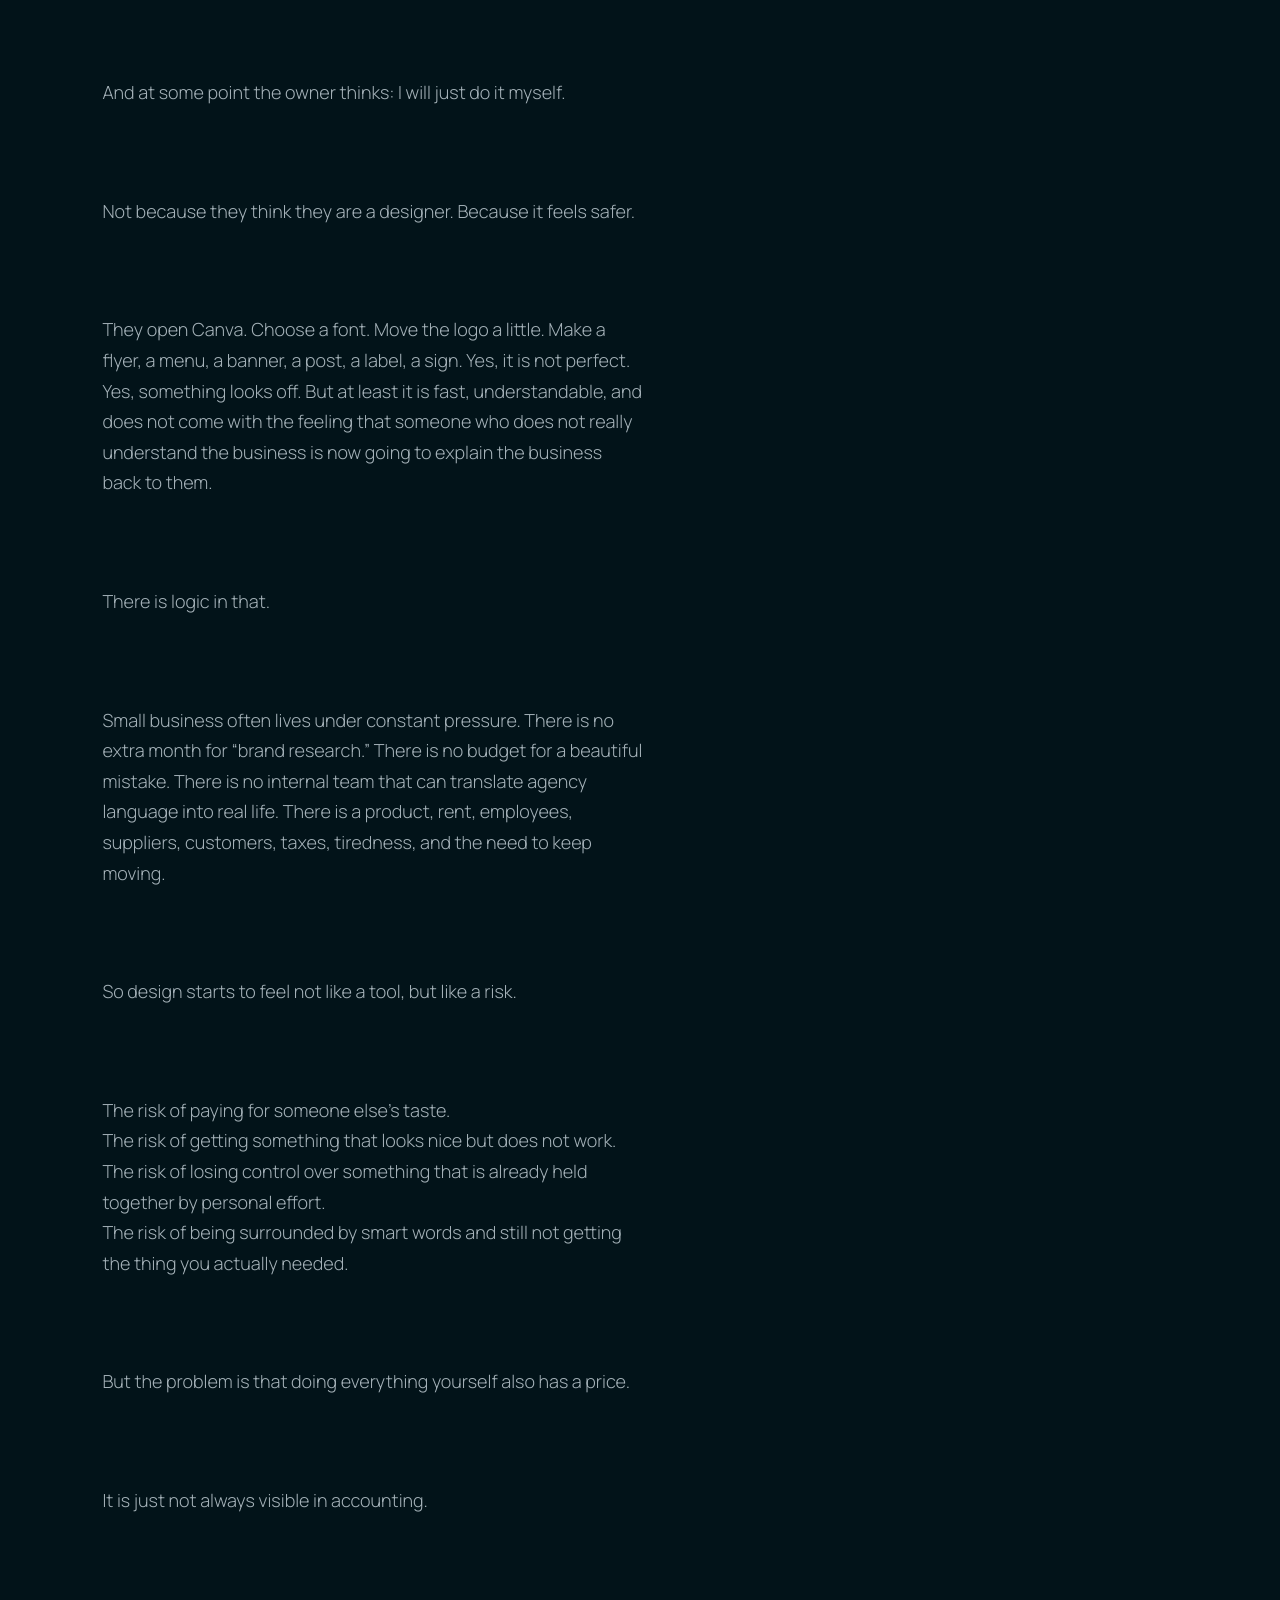
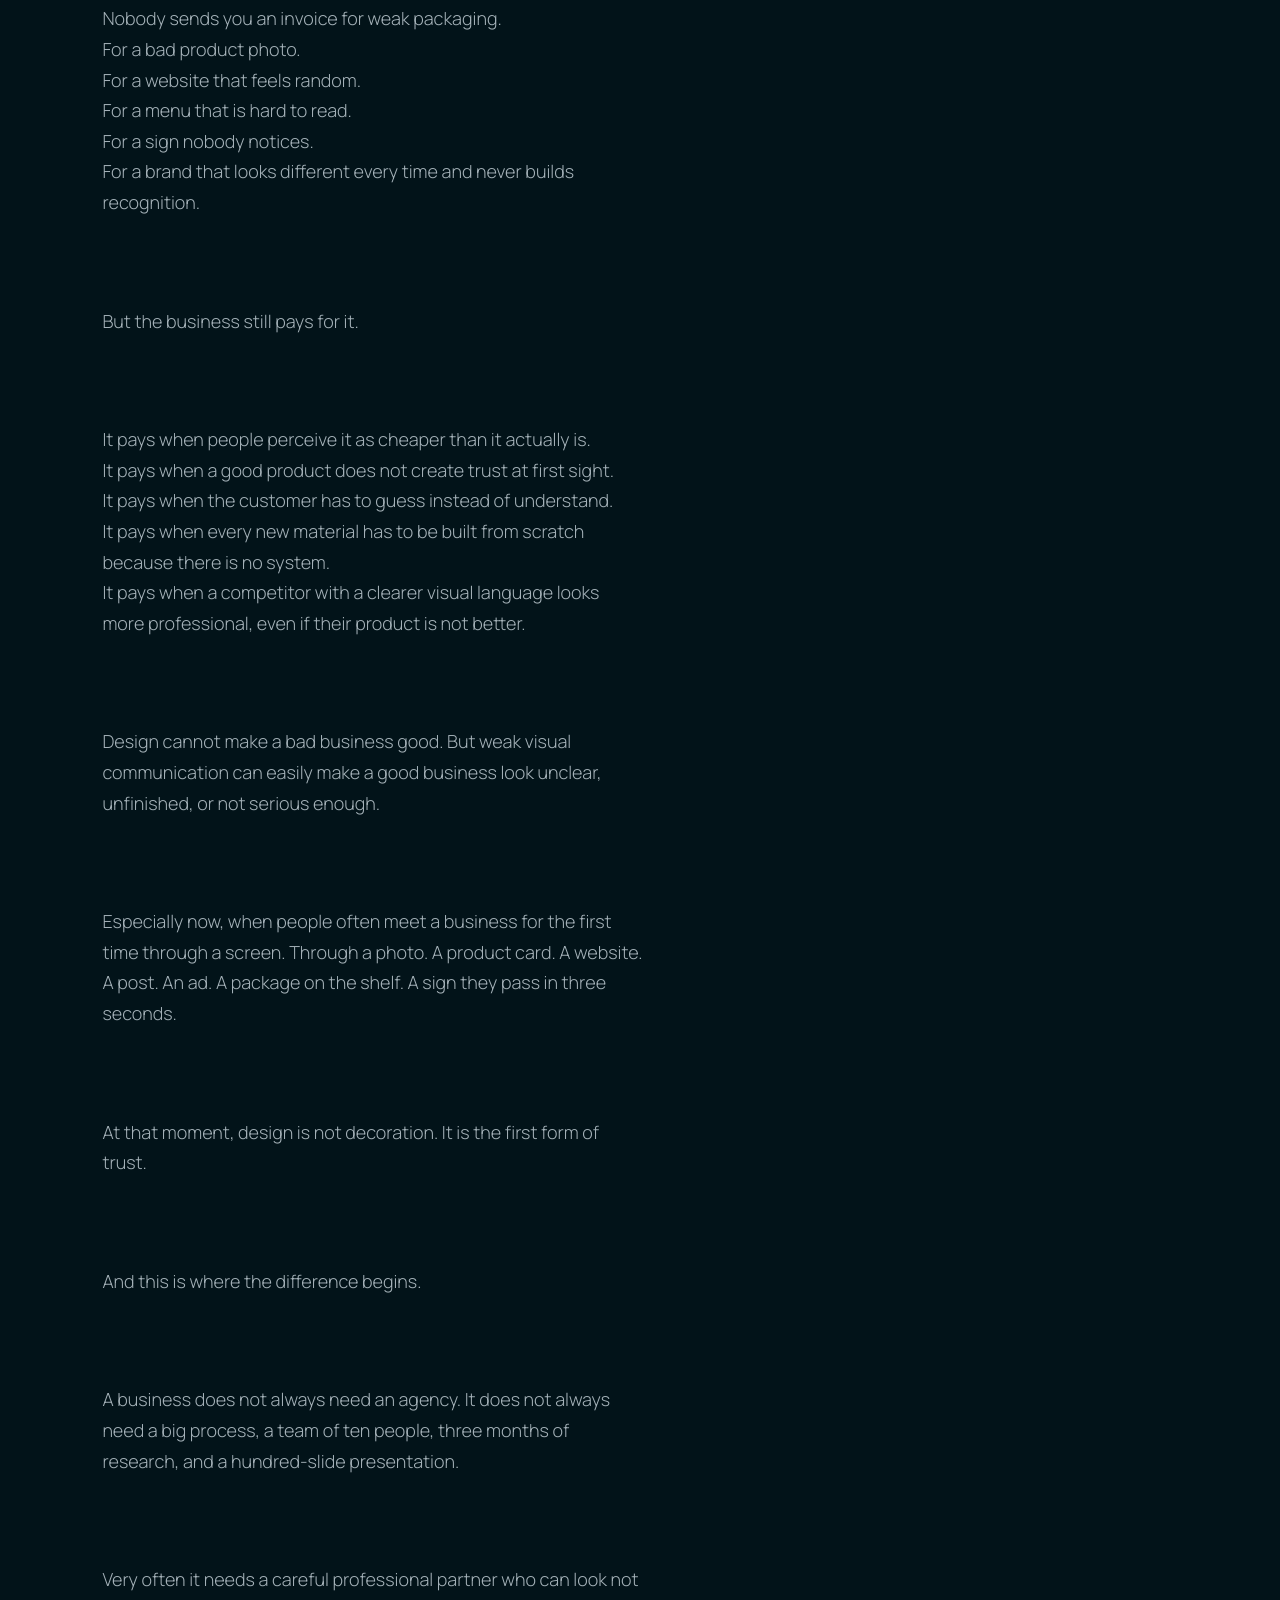
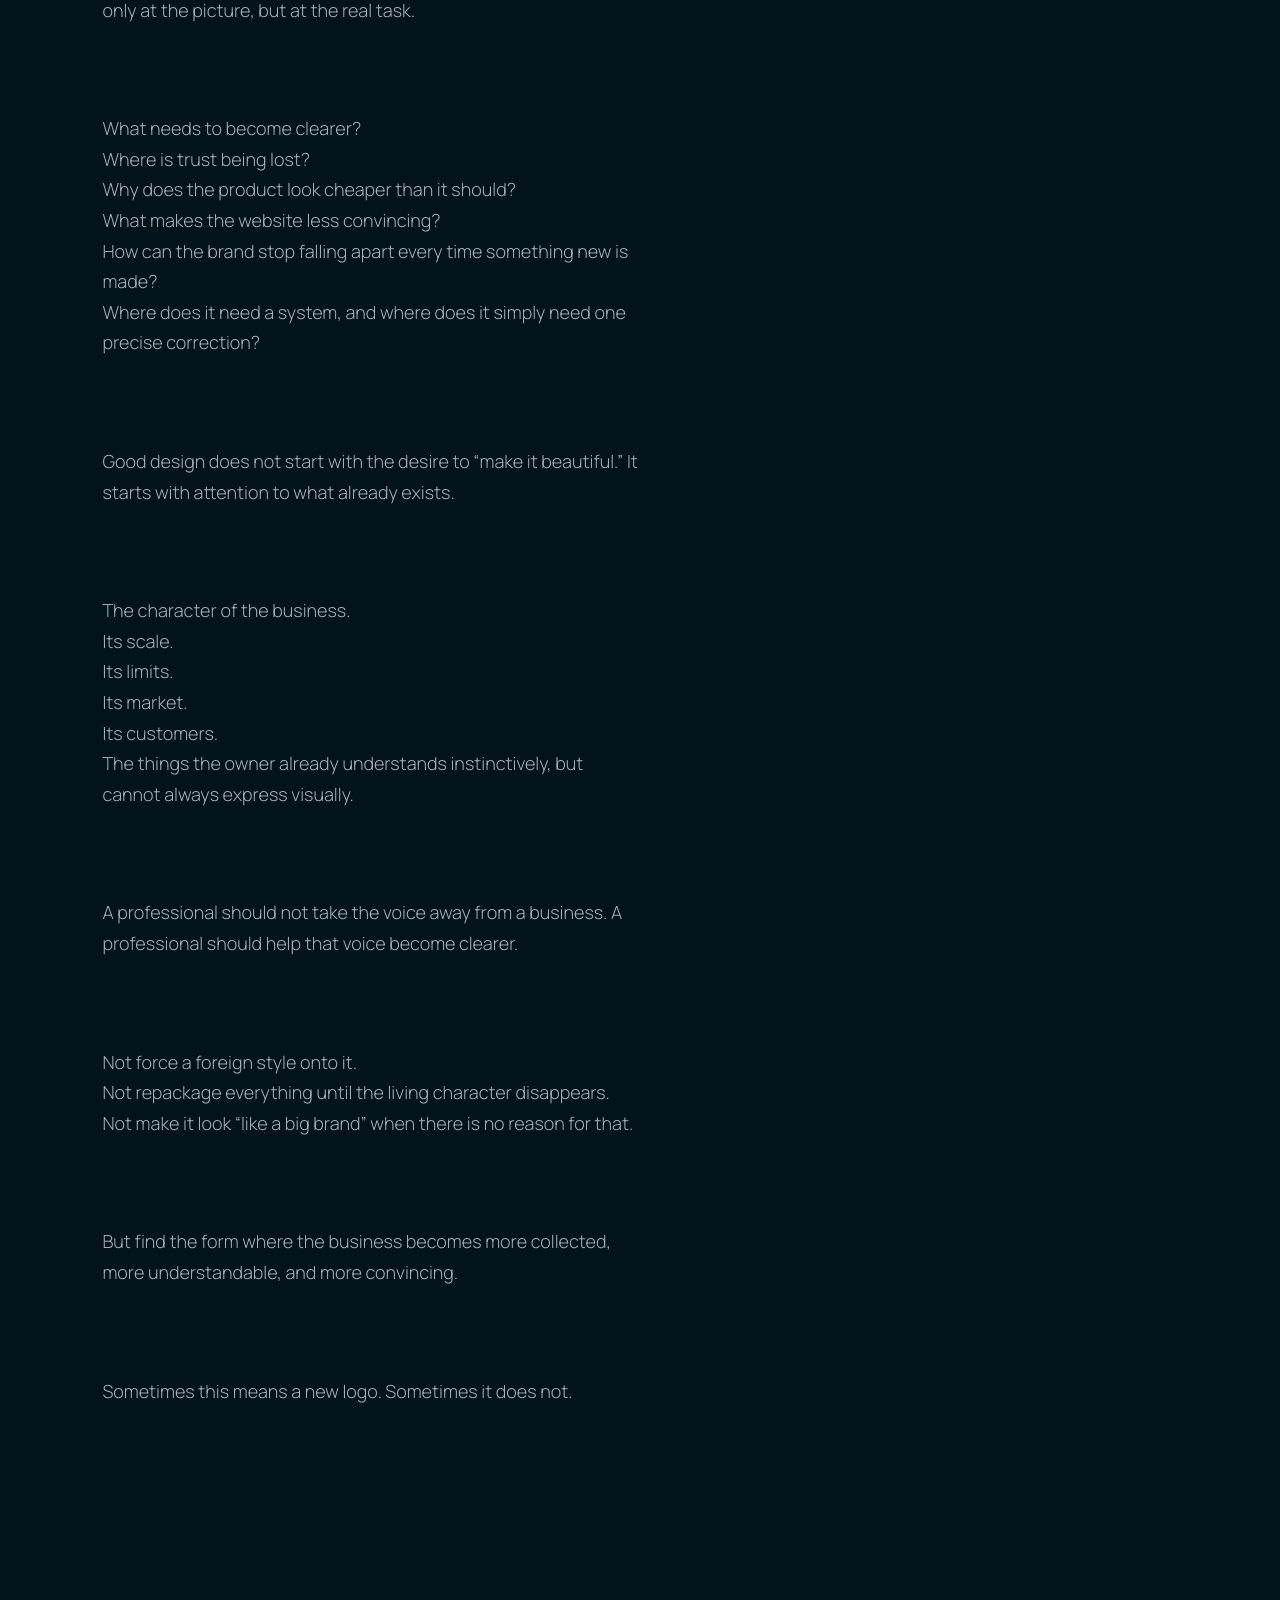
<file: testfirstpost/index.html>
<!DOCTYPE html>
<html lang="en">
  <head>
    <meta charset="UTF-8" />
    <meta name="viewport" content="width=device-width, initial-scale=1.0" />
    <title>Why Businesses Are Often Afraid of Designers — Honest Voice</title>
    <meta
      name="description"
      content="Honest Voice blog post: Why Businesses Are Often Afraid of Designers."
    />
    <link rel="preconnect" href="https://fonts.googleapis.com" />
    <link rel="preconnect" href="https://fonts.gstatic.com" crossorigin />
    <link
      href="https://fonts.googleapis.com/css2?family=Manrope:wght@300;400;500&display=swap"
      rel="stylesheet"
    />
    <link rel="stylesheet" href="../styles.css" />
  </head>
  <body class="case-page">
    <main>
      <section class="case-story">
        <div class="case-paragraph editorial-blocks">
          <h1>Why Businesses Are Often Afraid of Designers</h1>

          <p>Small businesses are not usually afraid of design itself. They are afraid of the process around design.</p>
          <p>They are afraid they will not be heard. That instead of a real solution, someone will bring them a beautiful presentation. That the conversation will quickly move into strategy, positioning, visual codes, and “taking the brand to the next level,” while the actual task stays somewhere on the side.</p>
          <p>Make it clearer.<br />More convincing.<br />More accurate.<br />More visible.<br />More professional.<br />But without theatre.</p>
          <p>This fear does not come from nowhere.</p>
          <p>Many business owners already had an experience with an agency or a designer that left a bad aftertaste. The money was spent. The time was gone. The files were delivered. But the business did not become easier to understand, easier to sell, or easier to trust.</p>
          <p>The logo became “more modern,” but people still do not understand what the company does.</p>
          <p>The packaging became brighter, but on the shelf it looks cheaper than the products around it.</p>
          <p>The website became prettier, but people still do not make it to the contact form.</p>
          <p>The advertising became more “creative,” but it does not explain anything and does not sell.</p>
          <p>And at some point the owner thinks: I will just do it myself.</p>
          <p>Not because they think they are a designer. Because it feels safer.</p>
          <p>They open Canva. Choose a font. Move the logo a little. Make a flyer, a menu, a banner, a post, a label, a sign. Yes, it is not perfect. Yes, something looks off. But at least it is fast, understandable, and does not come with the feeling that someone who does not really understand the business is now going to explain the business back to them.</p>
          <p>There is logic in that.</p>
          <p>Small business often lives under constant pressure. There is no extra month for “brand research.” There is no budget for a beautiful mistake. There is no internal team that can translate agency language into real life. There is a product, rent, employees, suppliers, customers, taxes, tiredness, and the need to keep moving.</p>
          <p>So design starts to feel not like a tool, but like a risk.</p>
          <p>The risk of paying for someone else’s taste.<br />The risk of getting something that looks nice but does not work.<br />The risk of losing control over something that is already held together by personal effort.<br />The risk of being surrounded by smart words and still not getting the thing you actually needed.</p>
          <p>But the problem is that doing everything yourself also has a price.</p>
          <p>It is just not always visible in accounting.</p>
          <p>Nobody sends you an invoice for weak packaging.<br />For a bad product photo.<br />For a website that feels random.<br />For a menu that is hard to read.<br />For a sign nobody notices.<br />For a brand that looks different every time and never builds recognition.</p>
          <p>But the business still pays for it.</p>
          <p>It pays when people perceive it as cheaper than it actually is.<br />It pays when a good product does not create trust at first sight.<br />It pays when the customer has to guess instead of understand.<br />It pays when every new material has to be built from scratch because there is no system.<br />It pays when a competitor with a clearer visual language looks more professional, even if their product is not better.</p>
          <p>Design cannot make a bad business good. But weak visual communication can easily make a good business look unclear, unfinished, or not serious enough.</p>
          <p>Especially now, when people often meet a business for the first time through a screen. Through a photo. A product card. A website. A post. An ad. A package on the shelf. A sign they pass in three seconds.</p>
          <p>At that moment, design is not decoration. It is the first form of trust.</p>
          <p>And this is where the difference begins.</p>
          <p>A business does not always need an agency. It does not always need a big process, a team of ten people, three months of research, and a hundred-slide presentation.</p>
          <p>Very often it needs a careful professional partner who can look not only at the picture, but at the real task.</p>
          <p>What needs to become clearer?<br />Where is trust being lost?<br />Why does the product look cheaper than it should?<br />What makes the website less convincing?<br />How can the brand stop falling apart every time something new is made?<br />Where does it need a system, and where does it simply need one precise correction?</p>
          <p>Good design does not start with the desire to “make it beautiful.” It starts with attention to what already exists.</p>
          <p>The character of the business.<br />Its scale.<br />Its limits.<br />Its market.<br />Its customers.<br />The things the owner already understands instinctively, but cannot always express visually.</p>
          <p>A professional should not take the voice away from a business. A professional should help that voice become clearer.</p>
          <p>Not force a foreign style onto it.<br />Not repackage everything until the living character disappears.<br />Not make it look “like a big brand” when there is no reason for that.</p>
          <p>But find the form where the business becomes more collected, more understandable, and more convincing.</p>
          <p>Sometimes this means a new logo. Sometimes it does not.</p>
        </div>
      </section>
    </main>

    <div class="bottom-dock" aria-label="Primary navigation">
      <a href="../" class="dock-brand" aria-label="ezbaz / creative partner">
        <img src="../ezbaz_logo.png" alt="ezbaz logo" class="dock-logo" />
      </a>
      <nav class="dock-nav">
        <a href="../#story">Approach</a>
        <a href="../#work">Selected Work</a>
        <a href="../#scope">Scope</a>
        <a href="../#contact">Contact</a>
      </nav>
      <span class="dock-chip">Honest Voice</span>
    </div>
  </body>
</html>
</file>
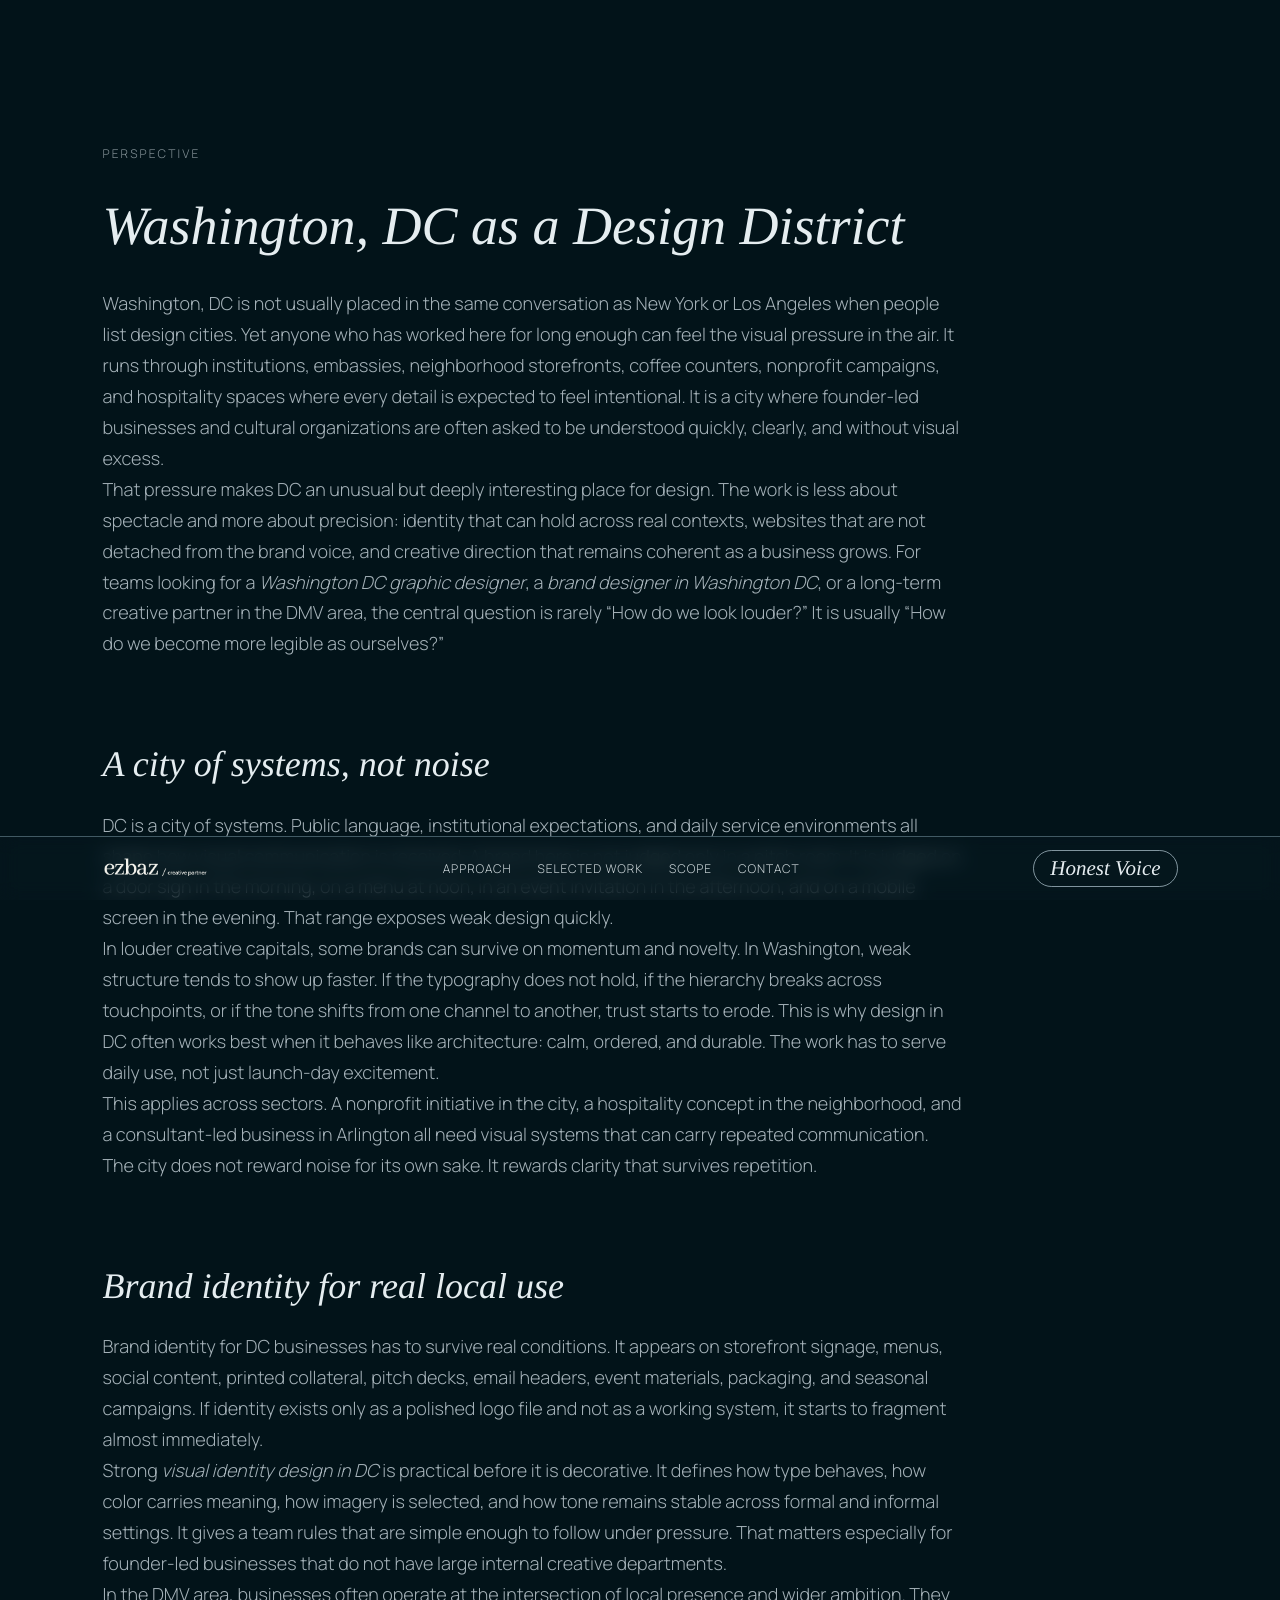
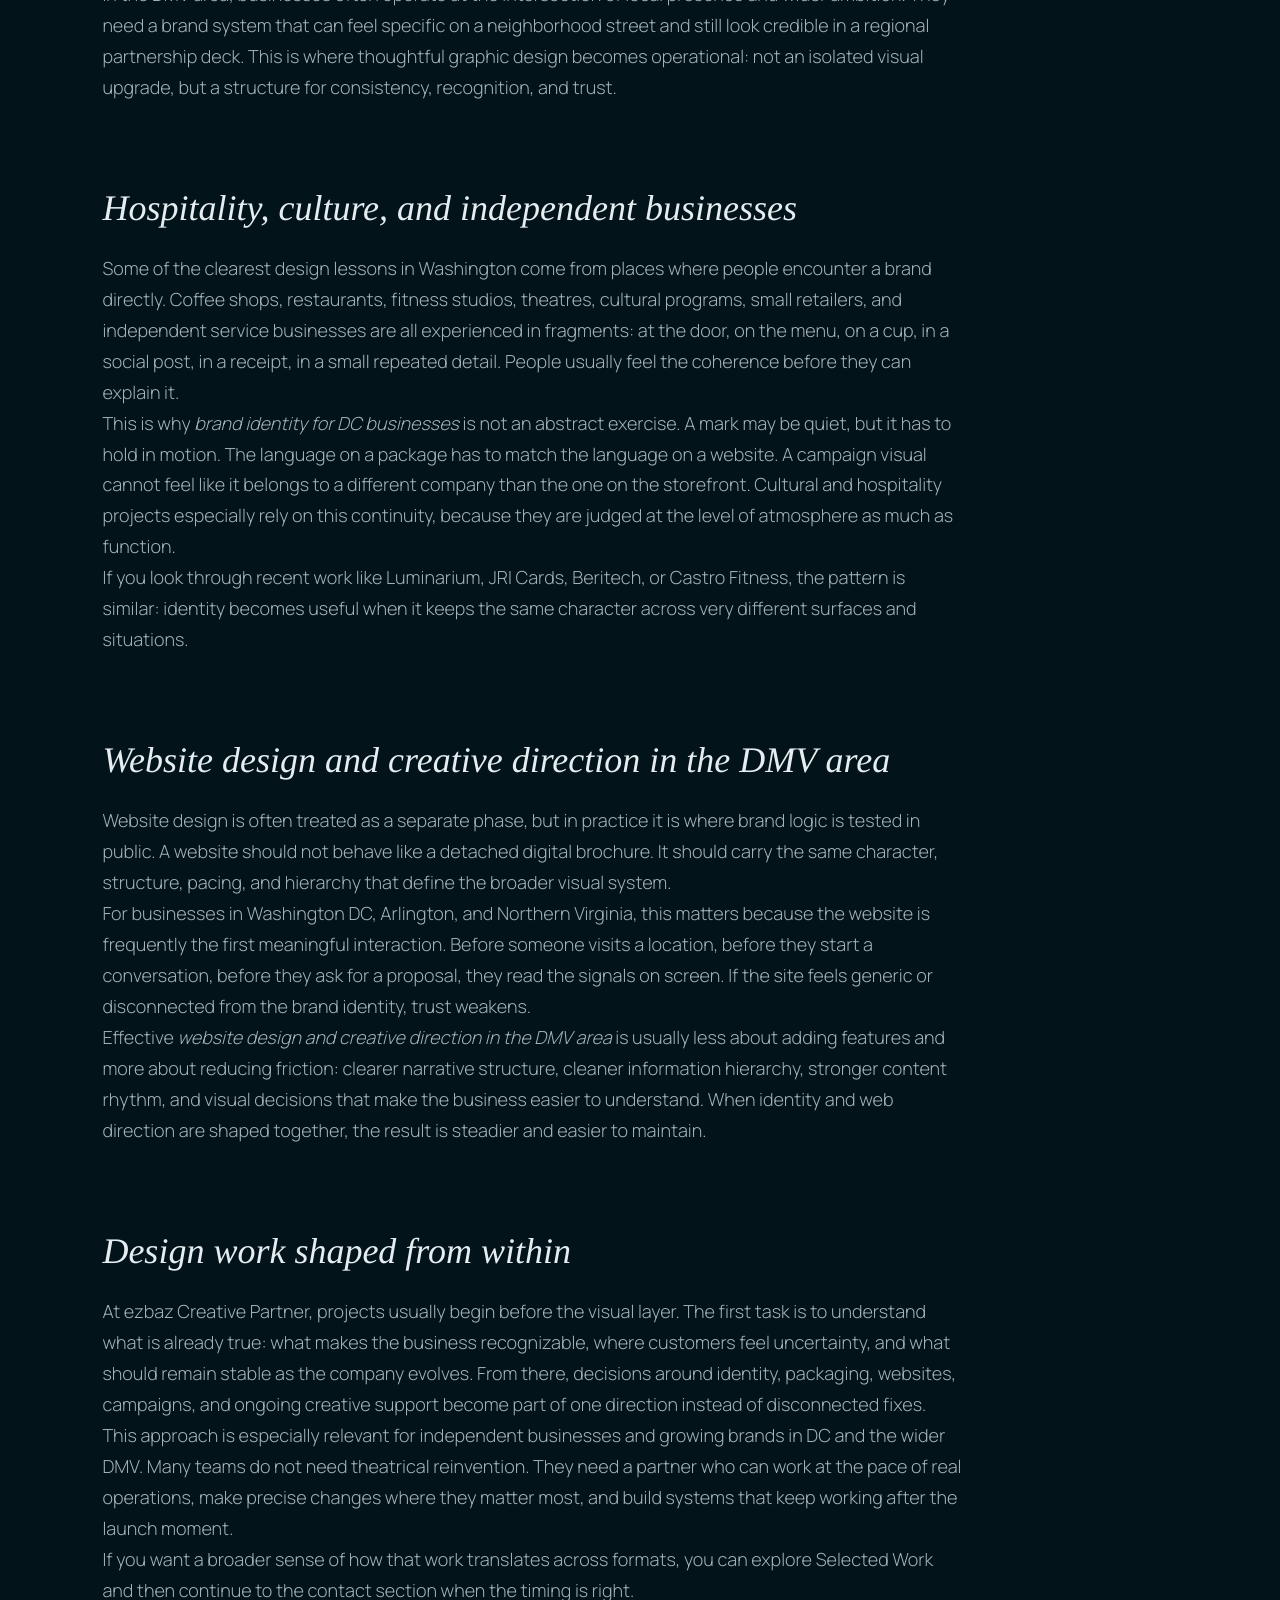
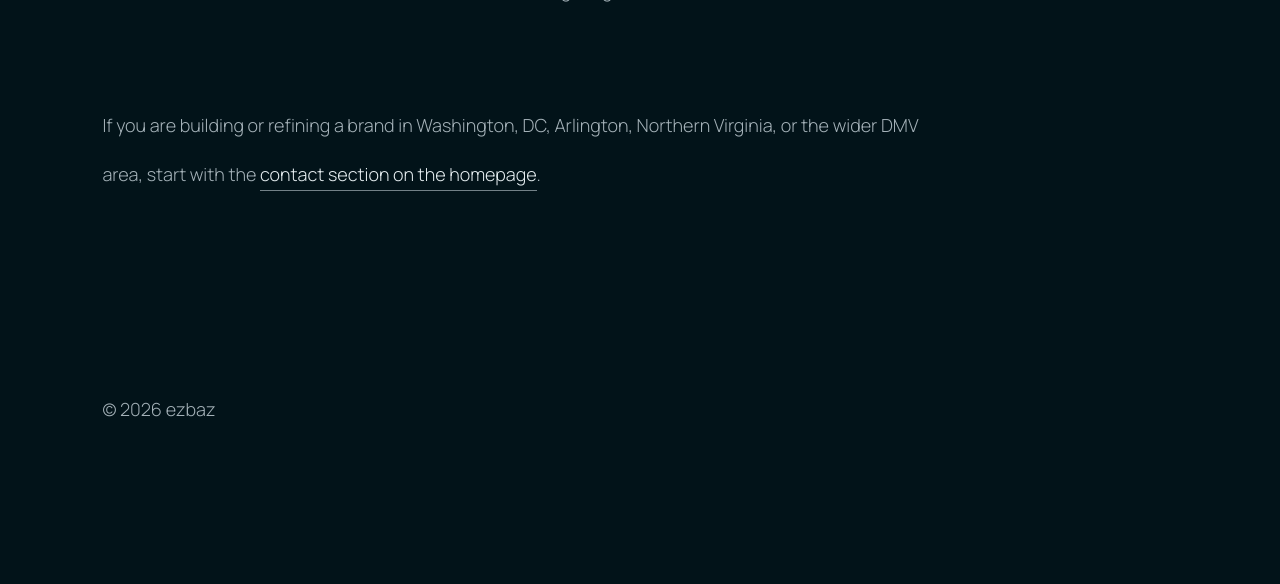
<file: washington-dc-as-a-design-district/index.html>
<!DOCTYPE html>
<html lang="en">
  <head>
    <meta charset="UTF-8" />
    <meta name="viewport" content="width=device-width, initial-scale=1.0" />
    <link rel="apple-touch-icon" sizes="180x180" href="/apple-touch-icon.png" />
    <link rel="icon" type="image/png" sizes="32x32" href="/favicon-32x32.png" />
    <link rel="icon" type="image/png" sizes="16x16" href="/favicon-16x16.png" />
    <link rel="icon" href="/favicon.ico" />
    <link rel="manifest" href="/site.webmanifest" />
    <link rel="icon" type="image/png" sizes="192x192" href="/android-chrome-192x192.png" />
    <link rel="icon" type="image/png" sizes="512x512" href="/android-chrome-512x512.png" />
    <title>Washington, DC as a Design District | Brand Design & Creative Direction | ezbaz</title>
    <meta
      name="description"
      content="A thoughtful look at Washington, DC as a design environment — and how local businesses, hospitality brands, cultural projects, and growing companies in the DMV area can use identity, websites, and creative direction with more clarity."
    />
    <link rel="canonical" href="https://ezbaz.com/washington-dc-as-a-design-district/" />
    <link rel="preconnect" href="https://fonts.googleapis.com" />
    <link rel="preconnect" href="https://fonts.gstatic.com" crossorigin />
    <link
      href="https://fonts.googleapis.com/css2?family=Manrope:wght@300;400;500&display=swap"
      rel="stylesheet"
    />
    <link rel="stylesheet" href="../styles.css" />
  </head>
  <body class="case-page note-page">
    <main class="note-main">
      <section class="essay-hero reveal visible">
        <p class="essay-eyebrow">Perspective</p>
        <h1>Washington, DC as a Design District</h1>
        <div class="essay-content">
          <p>
            Washington, DC is not usually placed in the same conversation as New York or Los Angeles when people list design cities.
            Yet anyone who has worked here for long enough can feel the visual pressure in the air. It runs through institutions,
            embassies, neighborhood storefronts, coffee counters, nonprofit campaigns, and hospitality spaces where every detail is
            expected to feel intentional. It is a city where founder-led businesses and cultural organizations are often asked to be
            understood quickly, clearly, and without visual excess.
          </p>
          <p>
            That pressure makes DC an unusual but deeply interesting place for design. The work is less about spectacle and more about
            precision: identity that can hold across real contexts, websites that are not detached from the brand voice, and creative
            direction that remains coherent as a business grows. For teams looking for a <em>Washington DC graphic designer</em>, a
            <em>brand designer in Washington DC</em>, or a long-term creative partner in the DMV area, the central question is rarely
            “How do we look louder?” It is usually “How do we become more legible as ourselves?”
          </p>
        </div>
      </section>

      <section class="essay-section reveal visible">
        <div class="essay-content">
          <h2>A city of systems, not noise</h2>
          <p>
            DC is a city of systems. Public language, institutional expectations, and daily service environments all shape how visual
            communication is received. A brand here is not judged only in a pitch room. It is judged on a door sign in the morning,
            on a menu at noon, in an event invitation in the afternoon, and on a mobile screen in the evening. That range exposes weak
            design quickly.
          </p>
          <p>
            In louder creative capitals, some brands can survive on momentum and novelty. In Washington, weak structure tends to show up
            faster. If the typography does not hold, if the hierarchy breaks across touchpoints, or if the tone shifts from one channel
            to another, trust starts to erode. This is why design in DC often works best when it behaves like architecture: calm,
            ordered, and durable. The work has to serve daily use, not just launch-day excitement.
          </p>
          <p>
            This applies across sectors. A nonprofit initiative in the city, a hospitality concept in the neighborhood, and a consultant-led
            business in Arlington all need visual systems that can carry repeated communication. The city does not reward noise for its own
            sake. It rewards clarity that survives repetition.
          </p>
        </div>
      </section>

      <section class="essay-section reveal visible">
        <div class="essay-content">
          <h2>Brand identity for real local use</h2>
          <p>
            Brand identity for DC businesses has to survive real conditions. It appears on storefront signage, menus, social content,
            printed collateral, pitch decks, email headers, event materials, packaging, and seasonal campaigns. If identity exists only
            as a polished logo file and not as a working system, it starts to fragment almost immediately.
          </p>
          <p>
            Strong <em>visual identity design in DC</em> is practical before it is decorative. It defines how type behaves, how color
            carries meaning, how imagery is selected, and how tone remains stable across formal and informal settings. It gives a team
            rules that are simple enough to follow under pressure. That matters especially for founder-led businesses that do not have
            large internal creative departments.
          </p>
          <p>
            In the DMV area, businesses often operate at the intersection of local presence and wider ambition. They need a brand system
            that can feel specific on a neighborhood street and still look credible in a regional partnership deck. This is where thoughtful
            graphic design becomes operational: not an isolated visual upgrade, but a structure for consistency, recognition, and trust.
          </p>
        </div>
      </section>

      <section class="essay-section reveal visible">
        <div class="essay-content">
          <h2>Hospitality, culture, and independent businesses</h2>
          <p>
            Some of the clearest design lessons in Washington come from places where people encounter a brand directly. Coffee shops,
            restaurants, fitness studios, theatres, cultural programs, small retailers, and independent service businesses are all
            experienced in fragments: at the door, on the menu, on a cup, in a social post, in a receipt, in a small repeated detail.
            People usually feel the coherence before they can explain it.
          </p>
          <p>
            This is why <em>brand identity for DC businesses</em> is not an abstract exercise. A mark may be quiet, but it has to hold
            in motion. The language on a package has to match the language on a website. A campaign visual cannot feel like it belongs to
            a different company than the one on the storefront. Cultural and hospitality projects especially rely on this continuity,
            because they are judged at the level of atmosphere as much as function.
          </p>
          <p>
            If you look through recent work like <a href="../luminarium/">Luminarium</a>, <a href="../jricards/">JRI Cards</a>,
            <a href="../beritech/">Beritech</a>, or <a href="../castrofitness/">Castro Fitness</a>, the pattern is similar:
            identity becomes useful when it keeps the same character across very different surfaces and situations.
          </p>
        </div>
      </section>

      <section class="essay-section reveal visible">
        <div class="essay-content">
          <h2>Website design and creative direction in the DMV area</h2>
          <p>
            Website design is often treated as a separate phase, but in practice it is where brand logic is tested in public. A website
            should not behave like a detached digital brochure. It should carry the same character, structure, pacing, and hierarchy that
            define the broader visual system.
          </p>
          <p>
            For businesses in Washington DC, Arlington, and Northern Virginia, this matters because the website is frequently the first
            meaningful interaction. Before someone visits a location, before they start a conversation, before they ask for a proposal,
            they read the signals on screen. If the site feels generic or disconnected from the brand identity, trust weakens.
          </p>
          <p>
            Effective <em>website design and creative direction in the DMV area</em> is usually less about adding features and more about
            reducing friction: clearer narrative structure, cleaner information hierarchy, stronger content rhythm, and visual decisions
            that make the business easier to understand. When identity and web direction are shaped together, the result is steadier and
            easier to maintain.
          </p>
        </div>
      </section>

      <section class="essay-section reveal visible">
        <div class="essay-content">
          <h2>Design work shaped from within</h2>
          <p>
            At ezbaz Creative Partner, projects usually begin before the visual layer. The first task is to understand what is already true:
            what makes the business recognizable, where customers feel uncertainty, and what should remain stable as the company evolves.
            From there, decisions around identity, packaging, websites, campaigns, and ongoing creative support become part of one direction
            instead of disconnected fixes.
          </p>
          <p>
            This approach is especially relevant for independent businesses and growing brands in DC and the wider DMV. Many teams do not
            need theatrical reinvention. They need a partner who can work at the pace of real operations, make precise changes where they
            matter most, and build systems that keep working after the launch moment.
          </p>
          <p>
            If you want a broader sense of how that work translates across formats, you can explore
            <a href="../#work">Selected Work</a> and then continue to the contact section when the timing is right.
          </p>
        </div>
      </section>

      <section class="essay-cta reveal visible">
        <div class="essay-content">
          <p>
            If you are building or refining a brand in Washington, DC, Arlington, Northern Virginia, or the wider DMV area,
            start with the <a href="../#contact">contact section on the homepage</a>.
          </p>
        </div>
      </section>
    </main>

    <footer id="footer">
      <p>© 2026 ezbaz</p>
    </footer>

    <div class="bottom-dock" aria-label="Primary navigation">
      <a href="../" class="dock-brand" aria-label="ezbaz / creative partner">
        <img src="../ezbaz_logo.png" alt="ezbaz logo" class="dock-logo" />
      </a>
      <nav class="dock-nav">
        <a href="../#story">Approach</a>
        <a href="../#work">Selected Work</a>
        <a href="../#scope">Scope</a>
        <a href="../#contact">Contact</a>
      </nav>
      <span class="dock-chip">Honest Voice</span>
    </div>
  </body>
</html>
</file>
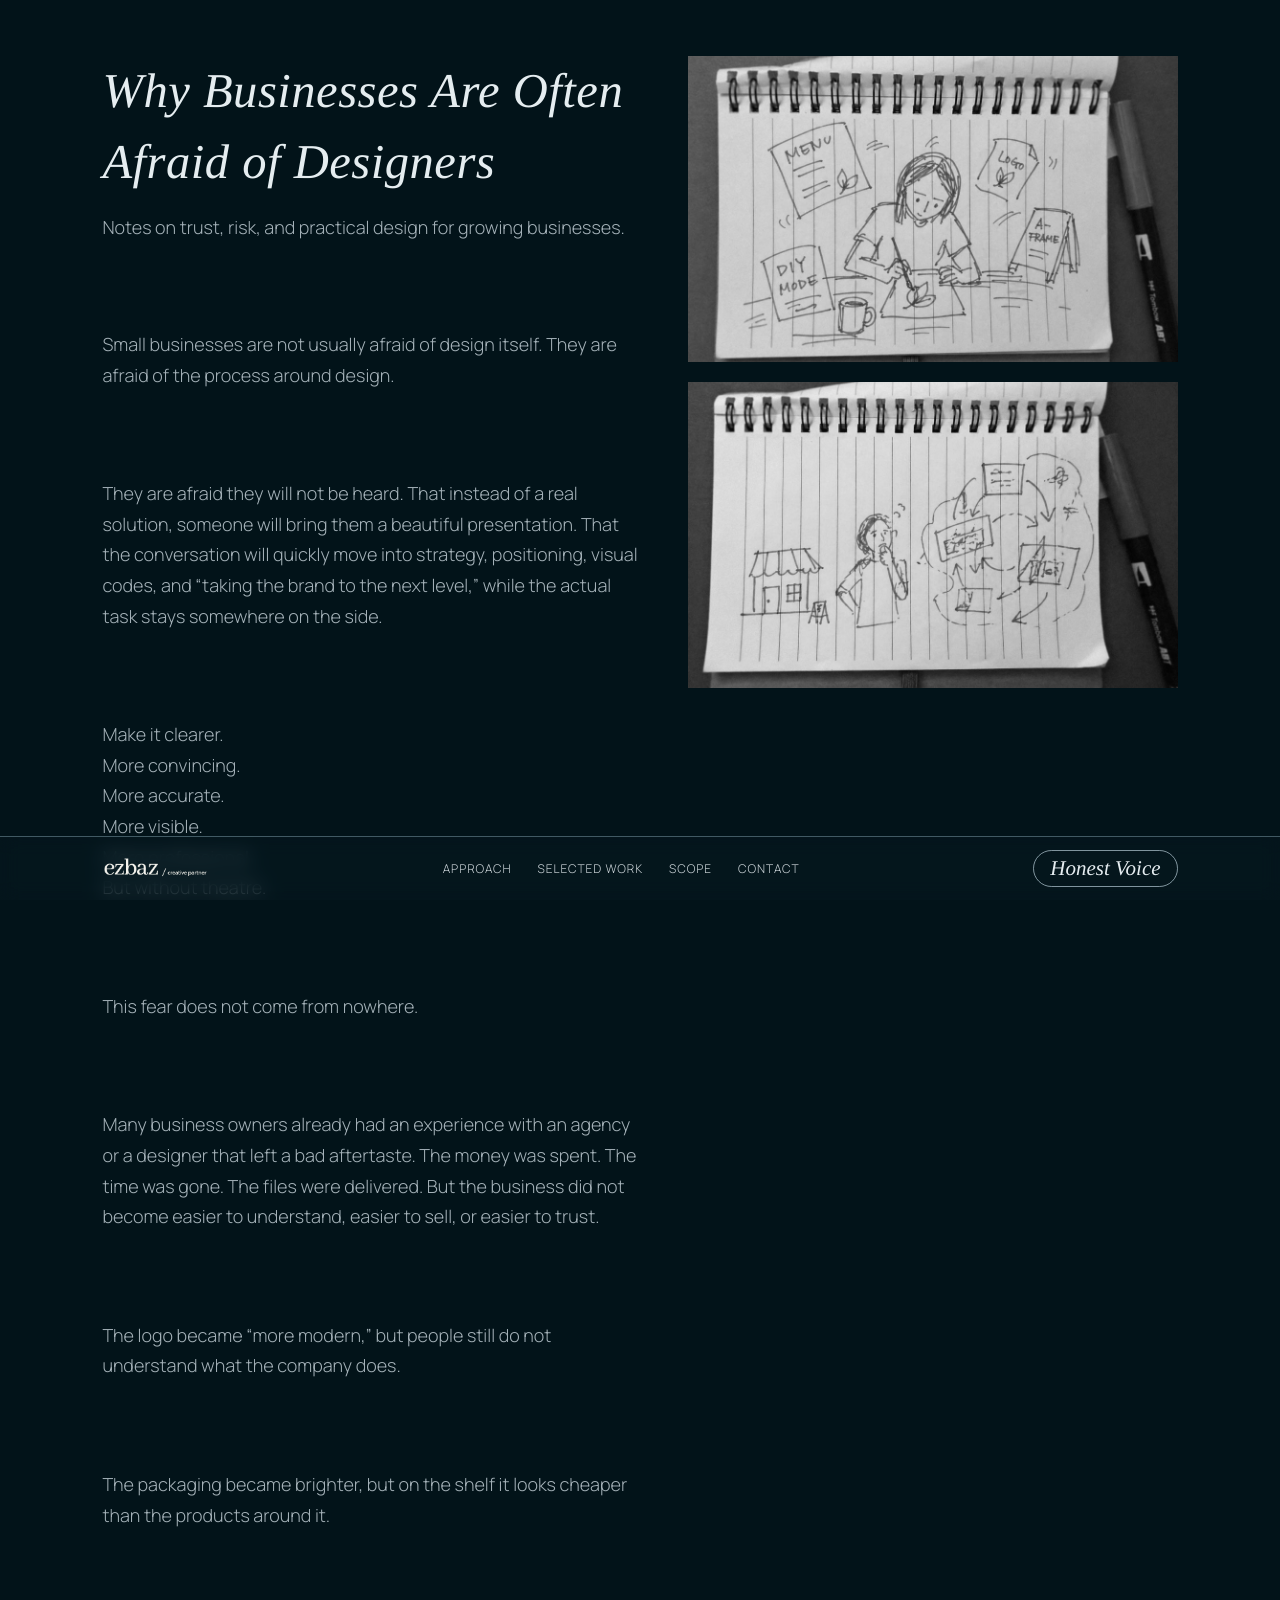
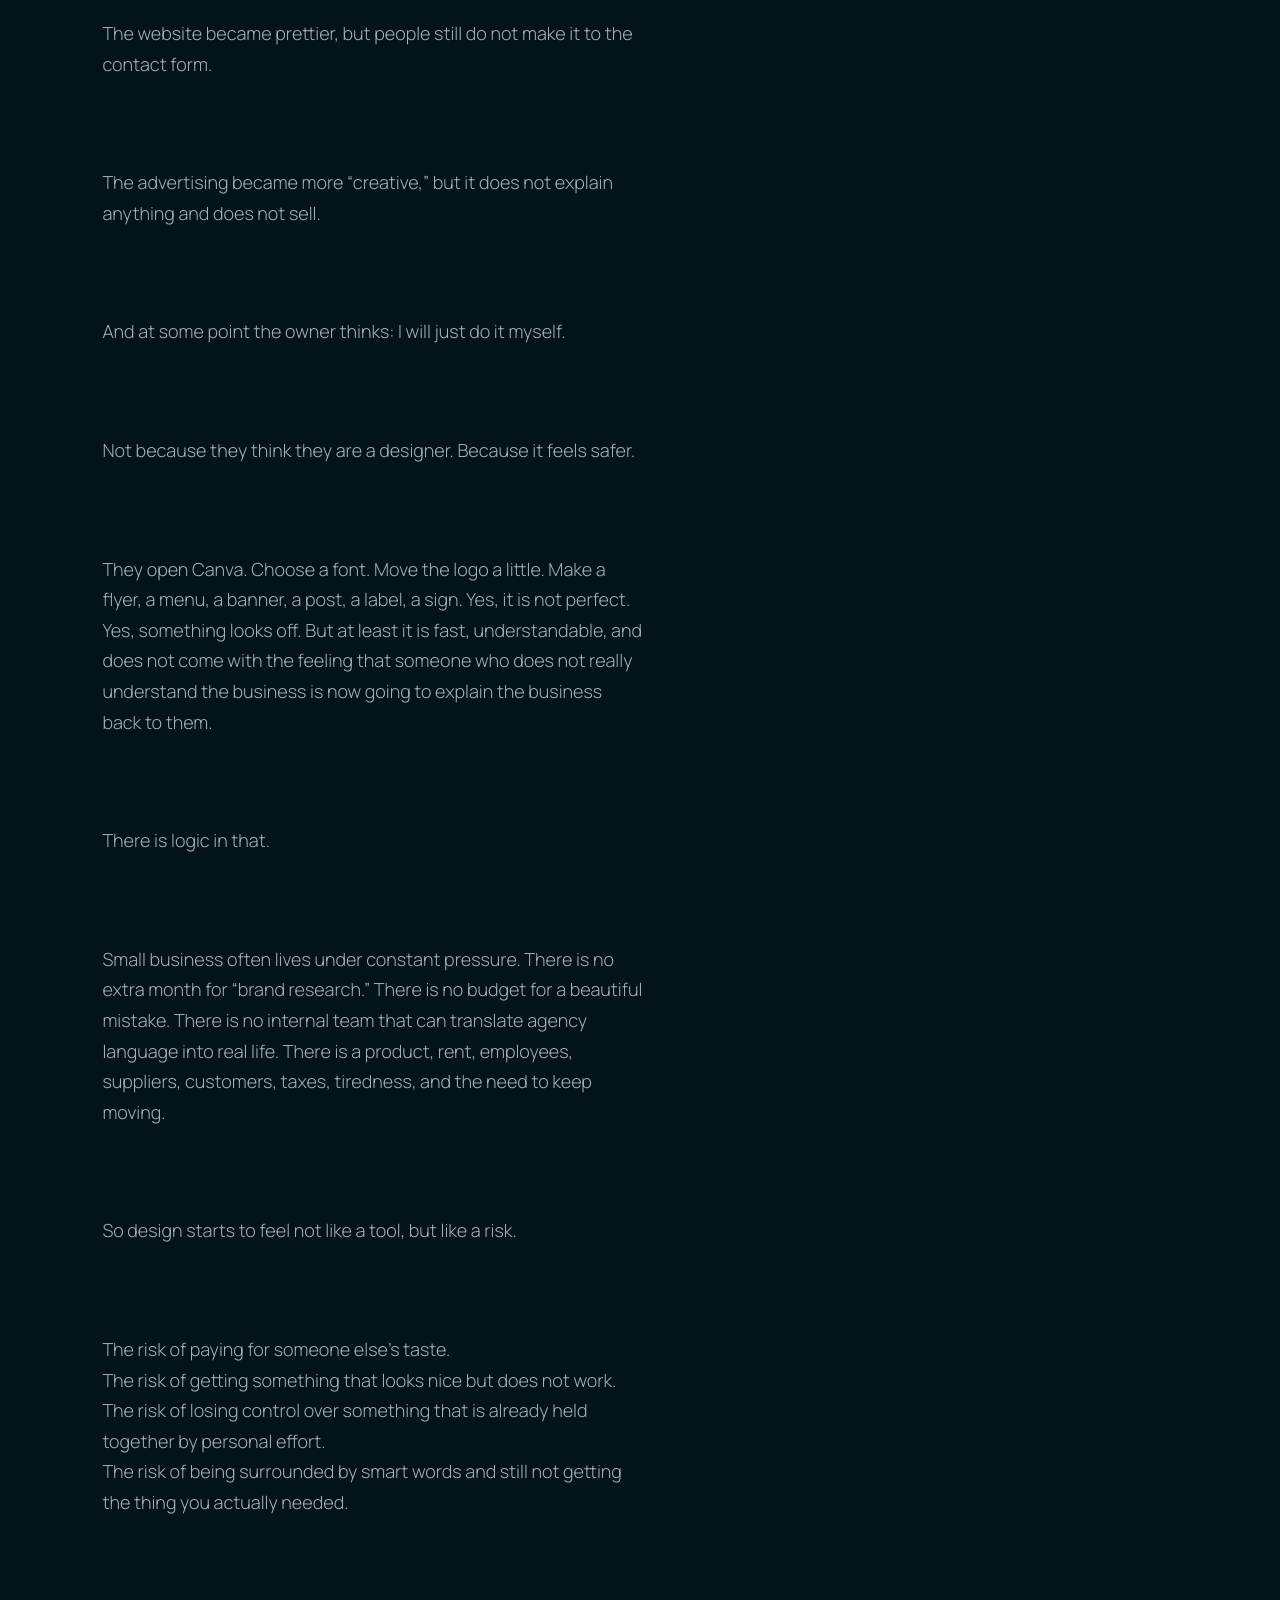
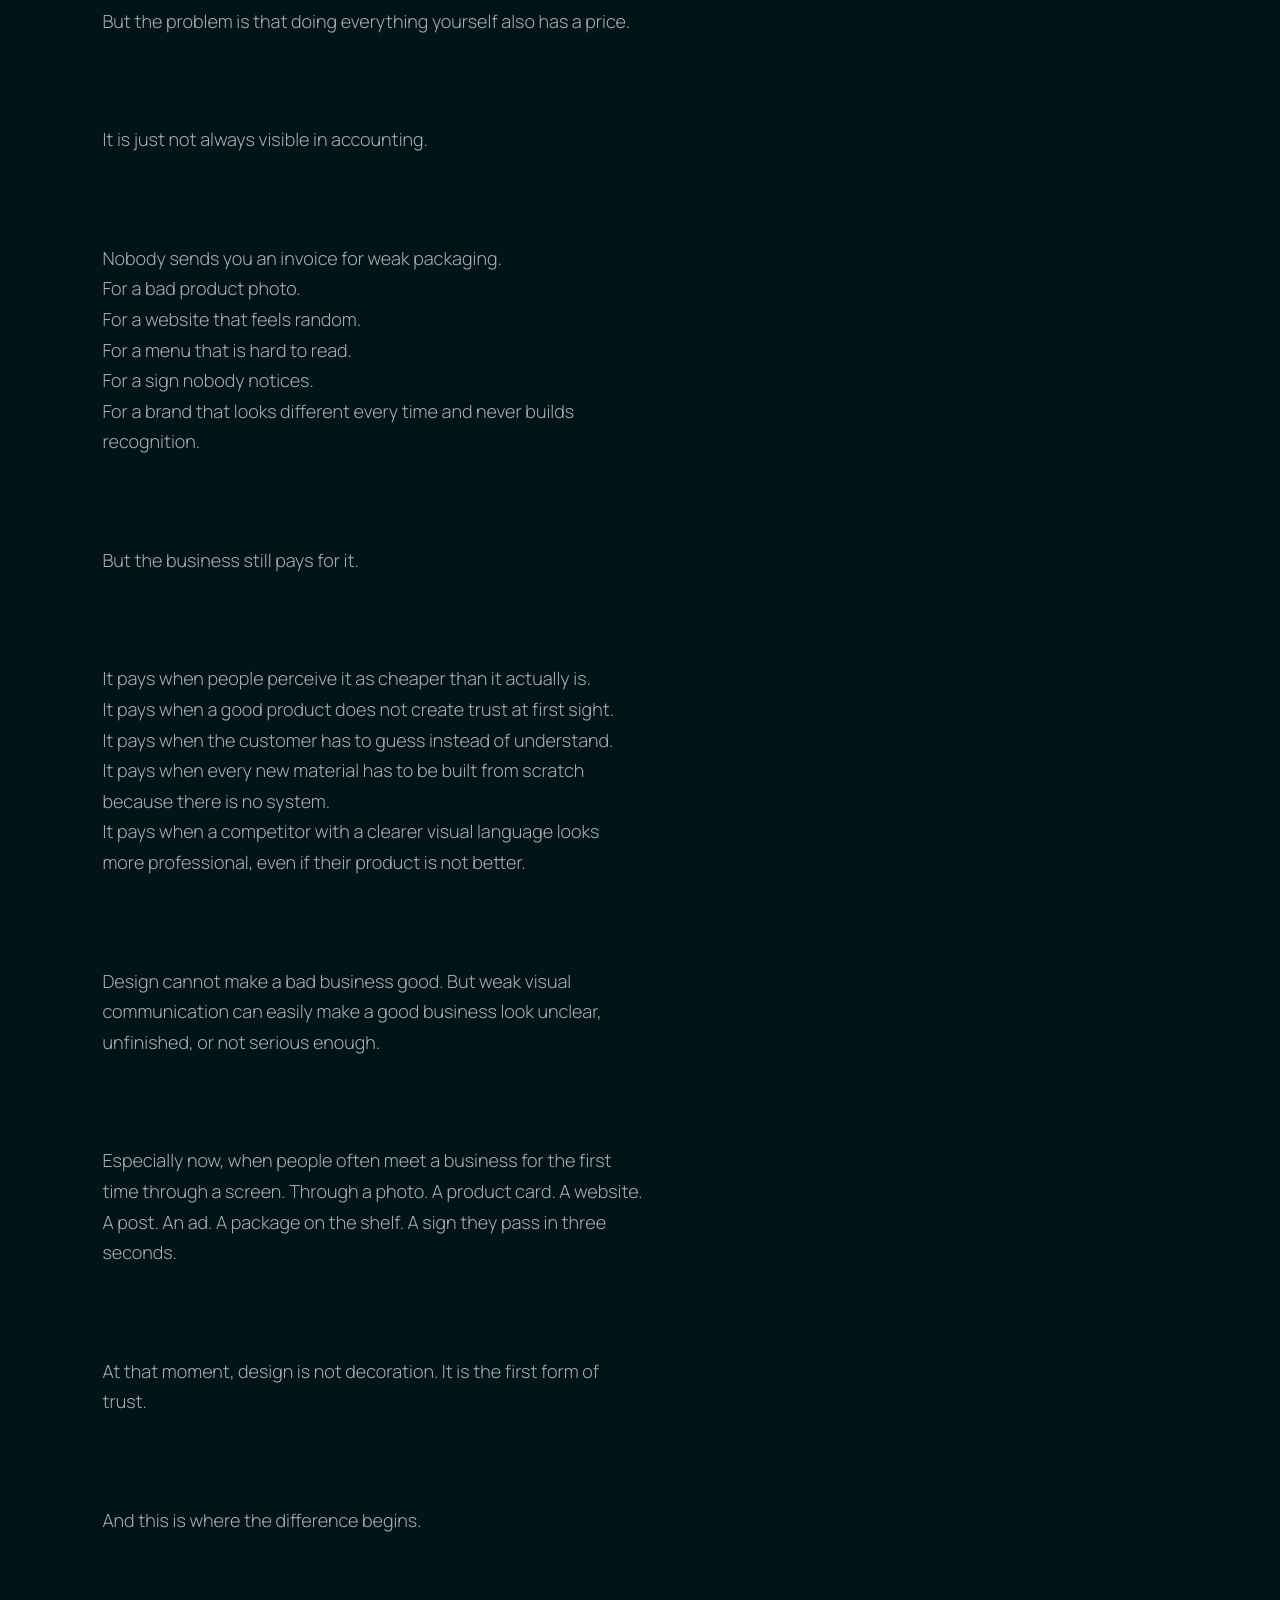
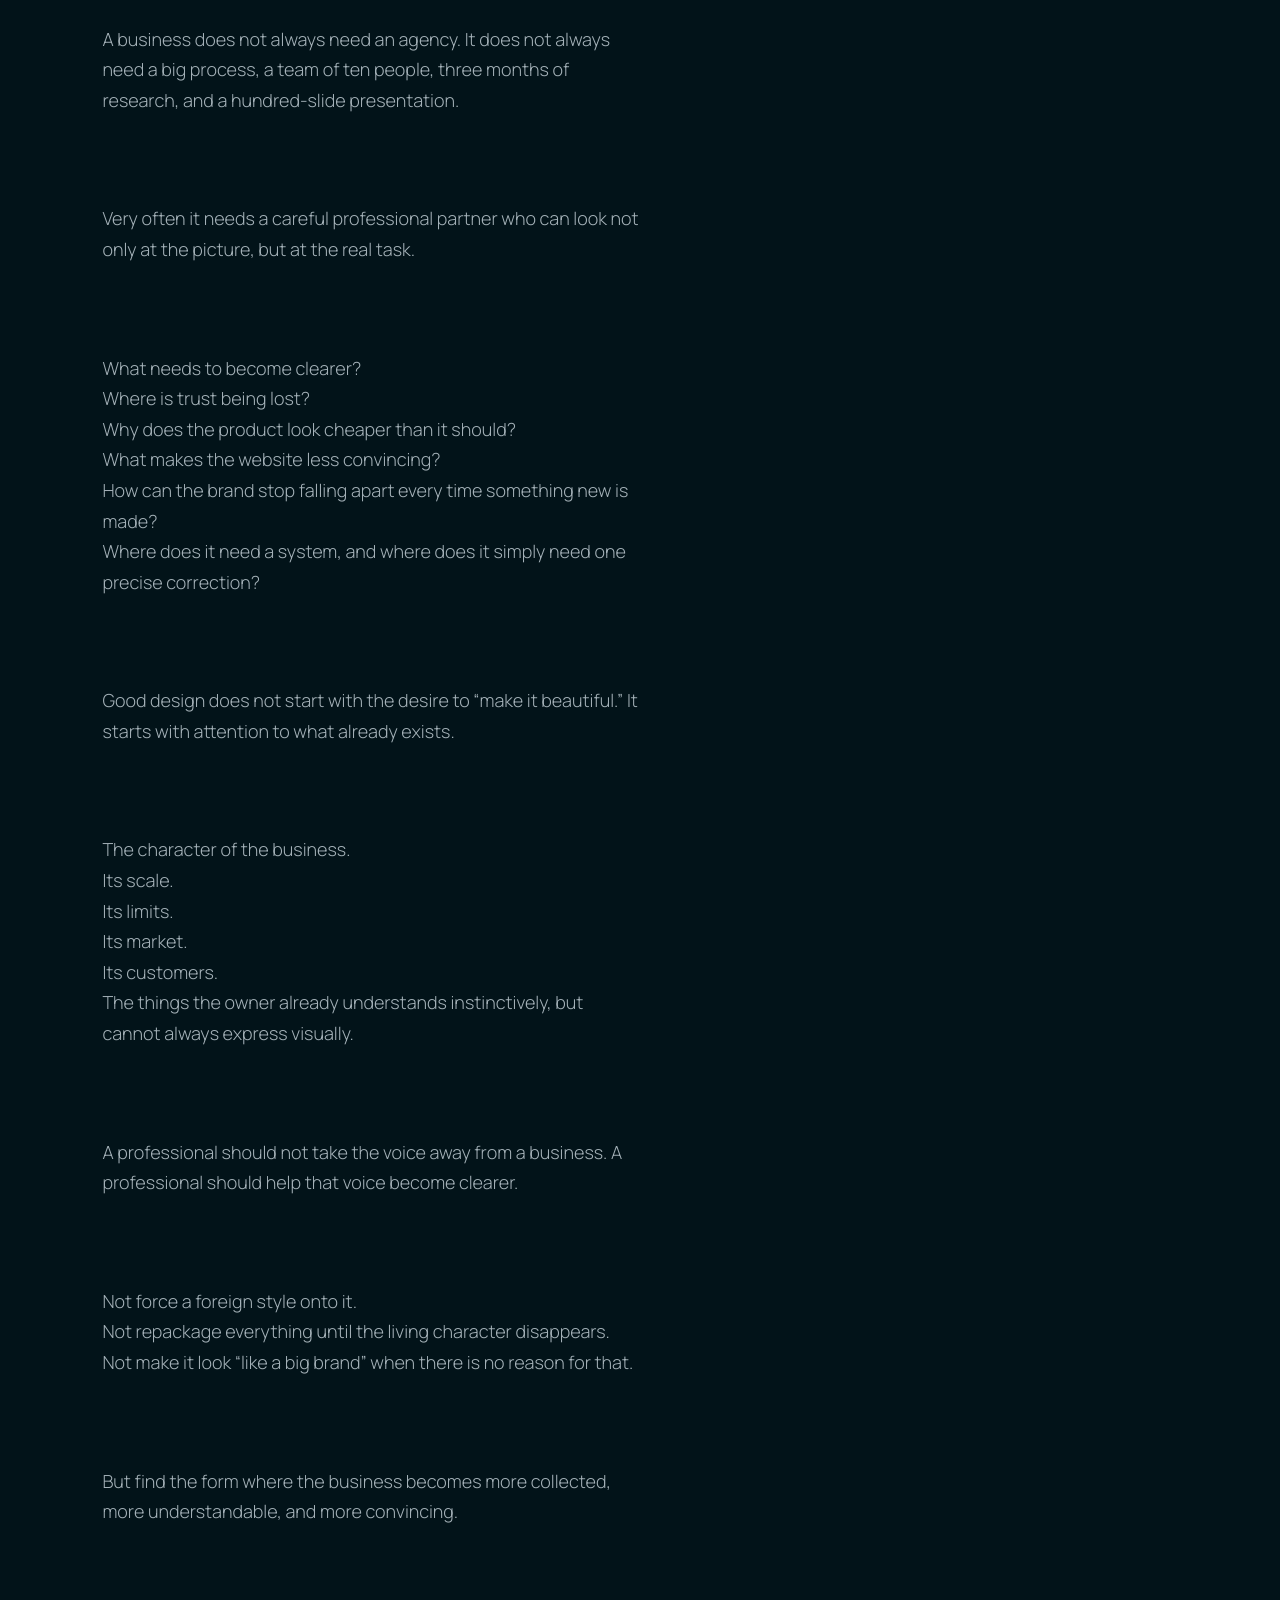
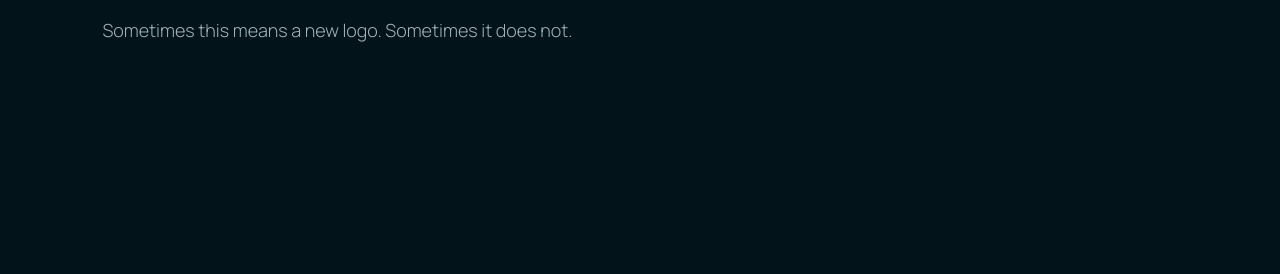
<file: honestvoice/testfirstpost/index.html>
<!DOCTYPE html>
<html lang="en">
  <head>
    <meta charset="UTF-8" />
    <meta name="viewport" content="width=device-width, initial-scale=1.0" />
    <link rel="apple-touch-icon" sizes="180x180" href="/apple-touch-icon.png" />
    <link rel="icon" type="image/png" sizes="32x32" href="/favicon-32x32.png" />
    <link rel="icon" type="image/png" sizes="16x16" href="/favicon-16x16.png" />
    <link rel="icon" href="/favicon.ico" />
    <link rel="manifest" href="/site.webmanifest" />
    <link rel="icon" type="image/png" sizes="192x192" href="/android-chrome-192x192.png" />
    <link rel="icon" type="image/png" sizes="512x512" href="/android-chrome-512x512.png" />
    <title>Why Businesses Are Often Afraid of Designers — Honest Voice</title>
    <meta
      name="description"
      content="Honest Voice blog post: Why Businesses Are Often Afraid of Designers."
    />
    <link rel="preconnect" href="https://fonts.googleapis.com" />
    <link rel="preconnect" href="https://fonts.gstatic.com" crossorigin />
    <link
      href="https://fonts.googleapis.com/css2?family=Manrope:wght@300;400;500&display=swap"
      rel="stylesheet"
    />
    <link rel="stylesheet" href="../../styles.css" />
  </head>
  <body class="case-page testfirstpost-page">
    <main>
      <section class="case-story">
        <div class="case-paragraph editorial-blocks">
          <h1>Why Businesses Are Often Afraid of Designers</h1>
          <p class="post-subtitle">Notes on trust, risk, and practical design for growing businesses.</p>

          <p>Small businesses are not usually afraid of design itself. They are afraid of the process around design.</p>
          <p>They are afraid they will not be heard. That instead of a real solution, someone will bring them a beautiful presentation. That the conversation will quickly move into strategy, positioning, visual codes, and “taking the brand to the next level,” while the actual task stays somewhere on the side.</p>
          <p>Make it clearer.<br />More convincing.<br />More accurate.<br />More visible.<br />More professional.<br />But without theatre.</p>
          <p>This fear does not come from nowhere.</p>
          <p>Many business owners already had an experience with an agency or a designer that left a bad aftertaste. The money was spent. The time was gone. The files were delivered. But the business did not become easier to understand, easier to sell, or easier to trust.</p>
          <p>The logo became “more modern,” but people still do not understand what the company does.</p>
          <p>The packaging became brighter, but on the shelf it looks cheaper than the products around it.</p>
          <p>The website became prettier, but people still do not make it to the contact form.</p>
          <p>The advertising became more “creative,” but it does not explain anything and does not sell.</p>
          <p>And at some point the owner thinks: I will just do it myself.</p>
          <p>Not because they think they are a designer. Because it feels safer.</p>
          <p>They open Canva. Choose a font. Move the logo a little. Make a flyer, a menu, a banner, a post, a label, a sign. Yes, it is not perfect. Yes, something looks off. But at least it is fast, understandable, and does not come with the feeling that someone who does not really understand the business is now going to explain the business back to them.</p>
          <p>There is logic in that.</p>
          <p>Small business often lives under constant pressure. There is no extra month for “brand research.” There is no budget for a beautiful mistake. There is no internal team that can translate agency language into real life. There is a product, rent, employees, suppliers, customers, taxes, tiredness, and the need to keep moving.</p>
          <p>So design starts to feel not like a tool, but like a risk.</p>
          <p>The risk of paying for someone else’s taste.<br />The risk of getting something that looks nice but does not work.<br />The risk of losing control over something that is already held together by personal effort.<br />The risk of being surrounded by smart words and still not getting the thing you actually needed.</p>
          <p>But the problem is that doing everything yourself also has a price.</p>
          <p>It is just not always visible in accounting.</p>
          <p>Nobody sends you an invoice for weak packaging.<br />For a bad product photo.<br />For a website that feels random.<br />For a menu that is hard to read.<br />For a sign nobody notices.<br />For a brand that looks different every time and never builds recognition.</p>
          <p>But the business still pays for it.</p>
          <p>It pays when people perceive it as cheaper than it actually is.<br />It pays when a good product does not create trust at first sight.<br />It pays when the customer has to guess instead of understand.<br />It pays when every new material has to be built from scratch because there is no system.<br />It pays when a competitor with a clearer visual language looks more professional, even if their product is not better.</p>
          <p>Design cannot make a bad business good. But weak visual communication can easily make a good business look unclear, unfinished, or not serious enough.</p>
          <p>Especially now, when people often meet a business for the first time through a screen. Through a photo. A product card. A website. A post. An ad. A package on the shelf. A sign they pass in three seconds.</p>
          <p>At that moment, design is not decoration. It is the first form of trust.</p>
          <p>And this is where the difference begins.</p>
          <p>A business does not always need an agency. It does not always need a big process, a team of ten people, three months of research, and a hundred-slide presentation.</p>
          <p>Very often it needs a careful professional partner who can look not only at the picture, but at the real task.</p>
          <p>What needs to become clearer?<br />Where is trust being lost?<br />Why does the product look cheaper than it should?<br />What makes the website less convincing?<br />How can the brand stop falling apart every time something new is made?<br />Where does it need a system, and where does it simply need one precise correction?</p>
          <p>Good design does not start with the desire to “make it beautiful.” It starts with attention to what already exists.</p>
          <p>The character of the business.<br />Its scale.<br />Its limits.<br />Its market.<br />Its customers.<br />The things the owner already understands instinctively, but cannot always express visually.</p>
          <p>A professional should not take the voice away from a business. A professional should help that voice become clearer.</p>
          <p>Not force a foreign style onto it.<br />Not repackage everything until the living character disappears.<br />Not make it look “like a big brand” when there is no reason for that.</p>
          <p>But find the form where the business becomes more collected, more understandable, and more convincing.</p>
          <p>Sometimes this means a new logo. Sometimes it does not.</p>
        </div>
        <div class="case-gallery-3" aria-label="Article illustrations">
          <figure>
            <img
              src="diymode.jpg"
              alt="DIY mode visual for article"
              loading="lazy"
            />
          </figure>
          <figure>
            <img
              src="adsmood.jpg"
              alt="Advertising mood visual for article"
              loading="lazy"
            />
          </figure>
        </div>
      </section>
    </main>

    <div class="bottom-dock" aria-label="Primary navigation">
      <a href="../../" class="dock-brand" aria-label="ezbaz / creative partner">
        <img src="../../ezbaz_logo.png" alt="ezbaz logo" class="dock-logo" />
      </a>
      <nav class="dock-nav">
        <a href="../../#story">Approach</a>
        <a href="../../#work">Selected Work</a>
        <a href="../../#scope">Scope</a>
        <a href="../../#contact">Contact</a>
      </nav>
      <span class="dock-chip">Honest Voice</span>
    </div>
  </body>
</html>
</file>
<file: styles.css>
:root {
  --line: rgba(181, 219, 232, 0.28);
  --text: #e5edf0;
  --muted: rgba(227, 239, 245, 0.72);
  --dark: #021319;
}

* {
  box-sizing: border-box;
  margin: 0;
  padding: 0;
}

html {
  scroll-behavior: smooth;
}

body {
  min-height: 100vh;
  background: var(--dark);
  color: var(--text);
  font-family: "Manrope", sans-serif;
  font-weight: 300;
  line-height: 1.45;
  padding-bottom: 88px;
  text-rendering: geometricPrecision;
}

a {
  color: inherit;
  text-decoration: none;
}

.reveal {
  opacity: 0;
  transform: translateY(24px);
  filter: blur(8px);
  transition:
    opacity 0.9s cubic-bezier(0.16, 1, 0.3, 1),
    transform 0.9s cubic-bezier(0.16, 1, 0.3, 1),
    filter 0.9s cubic-bezier(0.16, 1, 0.3, 1);
  transition-delay: var(--reveal-delay, 0ms);
}

.reveal.visible {
  opacity: 1;
  transform: translateY(0);
  filter: blur(0);
}

.bottom-dock {
  position: fixed;
  left: 0;
  right: 0;
  bottom: 0;
  z-index: 50;
  display: flex;
  justify-content: space-between;
  align-items: center;
  height: 64px;
  padding: 0 clamp(24px, 8vw, 220px);
  border-top: 1px solid rgba(179, 219, 232, 0.35);
  background: rgba(10, 26, 33, 0.45);
  backdrop-filter: blur(10px) saturate(120%);
}

.dock-brand {
  display: inline-flex;
  align-items: center;
  flex-shrink: 0;
}

.dock-logo {
  display: block;
  height: clamp(24px, 2.6vh, 36px);
  width: auto;
}

.dock-nav {
  display: flex;
  gap: 26px;
}

.dock-nav a {
  font-size: 12px;
  text-transform: uppercase;
  letter-spacing: 0.08em;
  opacity: 0.9;
  transition: opacity 0.25s ease;
}

.dock-nav a:hover {
  opacity: 1;
}

.dock-chip {
  border: 1px solid rgba(210, 234, 243, 0.6);
  border-radius: 999px;
  padding: 7px 16px;
  font-family: "Times New Roman", Times, serif;
  font-style: italic;
  font-size: 21px;
  line-height: 1;
}

.top-stage {
  position: relative;
  background-image: url("ezbg0toprt.jpg");
  background-repeat: no-repeat;
  background-size: cover;
  background-position: right top;
}

.hero,
.story {
  width: 100%;
  padding-left: clamp(48px, 8vw, 220px);
  padding-right: clamp(48px, 8vw, 220px);
  position: relative;
  z-index: 1;
  overflow: hidden;
  background: transparent;
}

.hero {
  min-height: 100vh;
  display: flex;
  align-items: center;
}

.hero-copy {
  width: min(560px, 95%);
  margin-top: 40px;
}

.hero h1,
.story h2,
.work h2 {
  font-family: "Times New Roman", Times, serif;
  font-weight: 400;
  font-style: italic;
  letter-spacing: 0.01em;
}

.hero h1 {
  font-size: clamp(56px, 4.8vw, 94px);
  line-height: 0.9;
  margin-bottom: 22px;
}

.hero h1 span {
  white-space: nowrap;
}

.hero h1 span:nth-child(1),
.hero h1 span:nth-child(2) {
  display: inline-block;
}

.hero h1 span:nth-child(2) {
  margin-left: 0.26em;
}

.hero h1 span:nth-child(3) {
  display: block;
}

.hero p {
  max-width: 500px;
  font-size: clamp(18px, 1.35vw, 28px);
  color: var(--muted);
}

.story {
  display: grid;
  grid-template-columns: 1.2fr 0.8fr;
  gap: 72px;
  min-height: 100vh;
  align-items: center;
  padding-top: 200px;
}

.story h2,
.work h2 {
  font-size: clamp(58px, 4.4vw, 88px);
  margin-bottom: 20px;
}

.story-left p {
  max-width: 580px;
  font-size: clamp(16px, 1.2vw, 25px);
  margin-bottom: 12px;
  color: var(--muted);
}

.story-right {
  display: flex;
  flex-direction: column;
  gap: 16px;
  align-self: center;
}

.trait h3 {
  font-size: clamp(36px, 2.5vw, 56px);
  font-weight: 300;
  margin-bottom: 2px;
  font-family: "Times New Roman", Times, serif;
}

.trait p {
  font-size: clamp(16px, 1.15vw, 24px);
  color: var(--muted);
}

.work {
  width: 100%;
  padding-left: clamp(48px, 8vw, 220px);
  padding-right: clamp(48px, 8vw, 220px);
  padding-top: 90px;
  padding-bottom: 110px;
}

.work .lead {
  max-width: 430px;
  font-size: clamp(16px, 1.2vw, 25px);
  color: var(--muted);
  margin-bottom: 56px;
}

.work-grid {
  display: grid;
  grid-template-columns: repeat(12, 1fr);
  gap: 24px;
}

.contact-section {
  width: 100%;
  padding: 40px clamp(48px, 8vw, 220px) 120px;
}

.scope-section {
  width: 100%;
  padding: 20px clamp(48px, 8vw, 220px) 70px;
}

.scope-section h2 {
  font-family: "Times New Roman", Times, serif;
  font-style: italic;
  font-weight: 400;
  font-size: clamp(44px, 3.8vw, 72px);
  margin-bottom: 12px;
}

.scope-lead {
  max-width: 820px;
  font-size: clamp(16px, 1.1vw, 22px);
  color: var(--muted);
  margin-bottom: 20px;
}

.scope-list {
  list-style: none;
  display: grid;
  gap: 10px;
  max-width: 820px;
}

.scope-list li {
  font-size: clamp(15px, 1vw, 20px);
  color: var(--muted);
  padding-left: 20px;
  position: relative;
}

.scope-list li::before {
  content: "↗";
  position: absolute;
  left: 0;
  top: 0;
  color: var(--text);
}

.contact-section h2 {
  font-family: "Times New Roman", Times, serif;
  font-style: italic;
  font-weight: 400;
  font-size: clamp(44px, 3.8vw, 72px);
  margin-bottom: 12px;
}

.contact-lead {
  max-width: 720px;
  font-size: clamp(16px, 1.1vw, 22px);
  color: var(--muted);
  margin-bottom: 32px;
}

.contact-form {
  max-width: 880px;
  display: flex;
  flex-direction: column;
  gap: 18px;
}

.form-grid {
  display: grid;
  grid-template-columns: 1fr 1fr;
  gap: 16px;
}

.contact-form label {
  display: flex;
  flex-direction: column;
  gap: 8px;
  font-size: 14px;
  color: rgba(227, 239, 245, 0.88);
}

.contact-form input,
.contact-form select,
.contact-form textarea {
  width: 100%;
  border: 1px solid rgba(181, 219, 232, 0.28);
  background: rgba(2, 22, 30, 0.45);
  color: var(--text);
  padding: 12px 14px;
  font-family: "Manrope", sans-serif;
  font-size: 15px;
}

.contact-form textarea {
  resize: vertical;
}

.contact-form input:focus,
.contact-form select:focus,
.contact-form textarea:focus {
  outline: none;
  border-color: rgba(185, 242, 255, 0.8);
}

.honeypot {
  position: absolute;
  left: -9999px;
  opacity: 0;
  pointer-events: none;
}

.send-btn {
  width: fit-content;
  border: 1px solid rgba(185, 242, 255, 0.8);
  background: transparent;
  color: var(--text);
  font-size: 12px;
  letter-spacing: 0.08em;
  text-transform: uppercase;
  padding: 12px 20px;
  cursor: pointer;
}

.form-status {
  min-height: 20px;
  font-size: 14px;
  color: var(--muted);
}

.tile {
  display: flex;
  flex-direction: column;
  gap: 10px;
}

.tile > a {
  display: block;
  color: inherit;
}

.tile img {
  width: 100%;
  display: block;
  object-fit: cover;
}

.tile p {
  font-family: "Times New Roman", Times, serif;
  font-size: 30px;
  line-height: 0.95;
}

.tile p em {
  font-style: normal;
  font-size: 25px;
}

.tile-small {
  grid-column: 1 / span 4;
}

.tile-medium {
  grid-column: 6 / span 7;
}

.tile-large {
  grid-column: 3 / span 8;
  margin-top: 18px;
}

.tile-wide {
  grid-column: 1 / span 8;
  margin-top: 18px;
}

.tile.side {
  grid-column: 9 / span 4;
  margin-top: -120px;
  align-self: start;
}

footer {
  width: 100%;
  padding-left: clamp(48px, 8vw, 220px);
  padding-right: clamp(48px, 8vw, 220px);
  margin: 40px auto 70px;
  font-size: 12px;
  color: rgba(227, 239, 245, 0.55);
}


footer a {
  color: rgba(227, 239, 245, 0.72);
  text-decoration: none;
  border-bottom: 1px solid rgba(227, 239, 245, 0.3);
}

footer a:hover {
  border-bottom-color: rgba(227, 239, 245, 0.72);
}

.note-page .essay-hero,
.note-page .essay-section,
.note-page .essay-cta {
  width: 100%;
  padding-left: clamp(48px, 8vw, 220px);
  padding-right: clamp(48px, 8vw, 220px);
}

.note-page .essay-hero {
  padding-top: 120px;
  max-width: 1200px;
}


.note-main {
  padding-top: 24px;
  padding-bottom: 24px;
}

.note-page .essay-content {
  max-width: 900px;
}

.note-page .essay-eyebrow {
  text-transform: uppercase;
  letter-spacing: 0.18em;
  font-size: 12px;
  color: rgba(227, 239, 245, 0.58);
  margin-bottom: 22px;
}

.note-page h1 {
  font-family: "Times New Roman", Times, serif;
  font-style: italic;
  font-weight: 400;
  font-size: clamp(54px, 4.2vw, 84px);
  margin-bottom: 24px;
}

.note-page h2 {
  font-family: "Times New Roman", Times, serif;
  font-style: italic;
  font-weight: 400;
  font-size: clamp(36px, 2.8vw, 54px);
  margin-bottom: 20px;
}

.note-page p {
  max-width: 860px;
  color: var(--muted);
  font-size: clamp(18px, 1.2vw, 24px);
  line-height: 1.72;
}

.note-page .essay-section {
  padding-top: 78px;
}

.note-page .essay-cta {
  padding-top: 104px;
  padding-bottom: 140px;
}

.note-page .essay-cta a {
  display: inline-block;
  margin-top: 18px;
  color: var(--text);
  text-decoration: none;
  border-bottom: 1px solid rgba(227, 239, 245, 0.5);
}

.note-page .essay-cta a:hover {
  border-bottom-color: rgba(227, 239, 245, 0.9);
}

.case-page {
  min-height: 100vh;
  background: var(--dark);
}

.case-hero {
  aspect-ratio: 2560 / 1629;
  display: flex;
  align-items: center;
  padding: 0 clamp(48px, 8vw, 220px);
  background-image: url("luminarium_hero_bg.jpg");
  background-repeat: no-repeat;
  background-size: 100% auto;
  background-position: center top;
}

.case-hero--beritech {
  background-image: url("beritech/beritech_hero.jpg");
}

.case-hero--jricards {
  background-image: url("jricards/jricardshero.jpg");
}

.case-hero--castrofitness {
  background-image: url("castrofitness/castrofitnesshero.webp");
}

.case-hero--clarity {
  background-image: url("https://ezbaz.com/CLARITY/clearhero2.webp");
}

.case-hero-inner h1 {
  font-family: "Times New Roman", Times, serif;
  font-style: italic;
  font-weight: 400;
  font-size: clamp(56px, 5vw, 92px);
  margin-bottom: 12px;
}

.honestvoice-page .case-paragraph h1 {
  font-family: "Times New Roman", Times, serif;
  font-weight: 400;
  font-style: italic;
  letter-spacing: 0.01em;
  font-size: clamp(58px, 4.4vw, 88px);
  margin-bottom: 20px;
}


.honestvoice-page .publications-list {
  display: grid;
  gap: 20px;
  margin-top: 26px;
  max-width: 980px;
}

.honestvoice-page .publication-card {
  border: 1px solid var(--line);
  padding: clamp(20px, 2vw, 30px);
  background: rgba(255, 255, 255, 0.01);
}

.honestvoice-page .publication-label {
  text-transform: uppercase;
  letter-spacing: 0.16em;
  font-size: 11px;
  color: rgba(227, 239, 245, 0.62);
  margin-bottom: 10px;
}


.honestvoice-page .publication-card img {
  width: 100%;
  display: block;
  aspect-ratio: 16 / 9;
  object-fit: cover;
  margin-bottom: 14px;
}

.honestvoice-page .publication-card h2 {
  font-family: "Times New Roman", Times, serif;
  font-style: italic;
  font-weight: 400;
  font-size: clamp(30px, 2.2vw, 44px);
  margin-bottom: 12px;
}

.honestvoice-page .publication-card p {
  max-width: 900px;
}

.honestvoice-page .publication-card a {
  display: inline-block;
  margin-top: 14px;
  font-size: 13px;
  text-transform: uppercase;
  letter-spacing: 0.08em;
  border-bottom: 1px solid rgba(227, 239, 245, 0.45);
}

.honestvoice-page .publication-card a:hover {
  border-bottom-color: rgba(227, 239, 245, 0.92);
}
.testfirstpost-page .case-paragraph h1 {
  font-family: "Times New Roman", Times, serif;
  font-weight: 400;
  font-style: italic;
  letter-spacing: 0.01em;
  font-size: clamp(48px, 3.8vw, 72px);
  margin-bottom: 18px;
}

.testfirstpost-page .post-subtitle {
  max-width: 780px;
  font-size: clamp(18px, 1.15vw, 24px);
  line-height: 1.5;
  color: var(--muted);
  margin-bottom: 38px;
}

.case-hero-inner p {
  font-size: clamp(22px, 1.6vw, 34px);
  color: var(--muted);
}

.case-hero-note {
  margin-top: 22px;
  max-width: 780px;
  font-size: clamp(18px, 1.15vw, 24px) !important;
}

.case-hero-inner {
  max-width: 820px;
  transform: translateY(-200px);
}

.case-paragraph {
  padding: 0;
}

.case-paragraph p {
  max-width: 720px;
  font-size: clamp(18px, 1.2vw, 25px);
  line-height: 1.7;
  color: var(--muted);
}

.editorial-blocks {
  max-width: 760px;
}

.editorial-blocks p + p {
  margin-top: 88px;
}

.case-gallery-3 {
  display: grid;
  grid-template-columns: 1fr;
  gap: 20px;
}

.case-gallery-3 figure {
  margin: 0;
}

.case-gallery-3 img {
  width: 100%;
  display: block;
  object-fit: cover;
  aspect-ratio: 16 / 10;
}

.case-gallery-3 img.case-image-full {
  width: auto;
  max-width: 100%;
  height: auto;
  object-fit: contain;
  aspect-ratio: auto !important;
}

.case-story {
  padding: 56px clamp(48px, 8vw, 220px) 140px;
  display: grid;
  grid-template-columns: 1.05fr 0.95fr;
  gap: 44px;
  align-items: start;
}

.case-story--reverse .case-gallery-3 {
  order: 1;
}

.case-story--reverse .case-paragraph {
  order: 2;
}

@media (max-width: 980px) {
  .top-stage {
    background-image: url("hero-mobile.jpg");
    background-position: center top;
  }

  .bottom-dock {
    display: grid;
    grid-template-columns: 1fr auto;
    grid-template-areas:
      "brand chip"
      "nav nav";
    gap: 6px 14px;
    height: auto;
    padding: 10px 5vw;
  }

  .dock-brand {
    grid-area: brand;
  }

  .dock-nav {
    grid-area: nav;
    gap: 12px;
  }

  .dock-nav a {
    font-size: 10px;
  }

  .dock-chip {
    grid-area: chip;
    font-size: 17px;
    padding: 6px 12px;
  }

  .hero,
  .story,
  .work,
  .scope-section,
  .contact-section,
  .case-story,
  .note-page .essay-hero,
  .note-page .essay-section,
  .note-page .essay-cta,
  footer {
    width: 100%;
    padding-left: 5vw;
    padding-right: 5vw;
  }

  .hero {
    min-height: 100vh;
  }

  .story {
    grid-template-columns: 1fr;
    gap: 28px;
    padding-top: 80px;
    padding-bottom: 120px;
  }

  .hero h1 {
    font-size: clamp(42px, 10vw, 64px);
  }

  .hero h1 span {
    display: block !important;
    margin-left: 0 !important;
  }

  .case-hero {
    aspect-ratio: auto;
    min-height: 92vh;
    padding: 0 5vw;
    background-size: cover;
    background-position: center top;
  }

  .case-hero-inner {
    max-width: 90vw;
    transform: translateY(0);
  }

  .hero p,
  .story-left p,
  .trait p {
    font-size: 18px;
  }

  .story h2,
  .work h2 {
    font-size: clamp(44px, 10vw, 62px);
  }

  .trait h3 {
    font-size: clamp(28px, 6vw, 40px);
  }

  .work-grid {
    grid-template-columns: 1fr;
    gap: 40px;
  }

  .form-grid {
    grid-template-columns: 1fr;
  }

  .case-story {
    grid-template-columns: 1fr;
    gap: 38px;
    padding-bottom: 120px;
  }

  .case-gallery-3 {
    gap: 18px;
  }

  .tile,
  .tile-small,
  .tile-medium,
  .tile-large,
  .tile-wide,
  .tile.side {
    grid-column: auto;
    margin-top: 0;
  }

  .tile p {
    font-size: 26px;
  }
}

@media (prefers-reduced-motion: reduce) {
  html {
    scroll-behavior: auto;
  }

  .reveal {
    opacity: 1;
    transform: none;
    filter: none;
    transition: none;
  }
}
</file>
